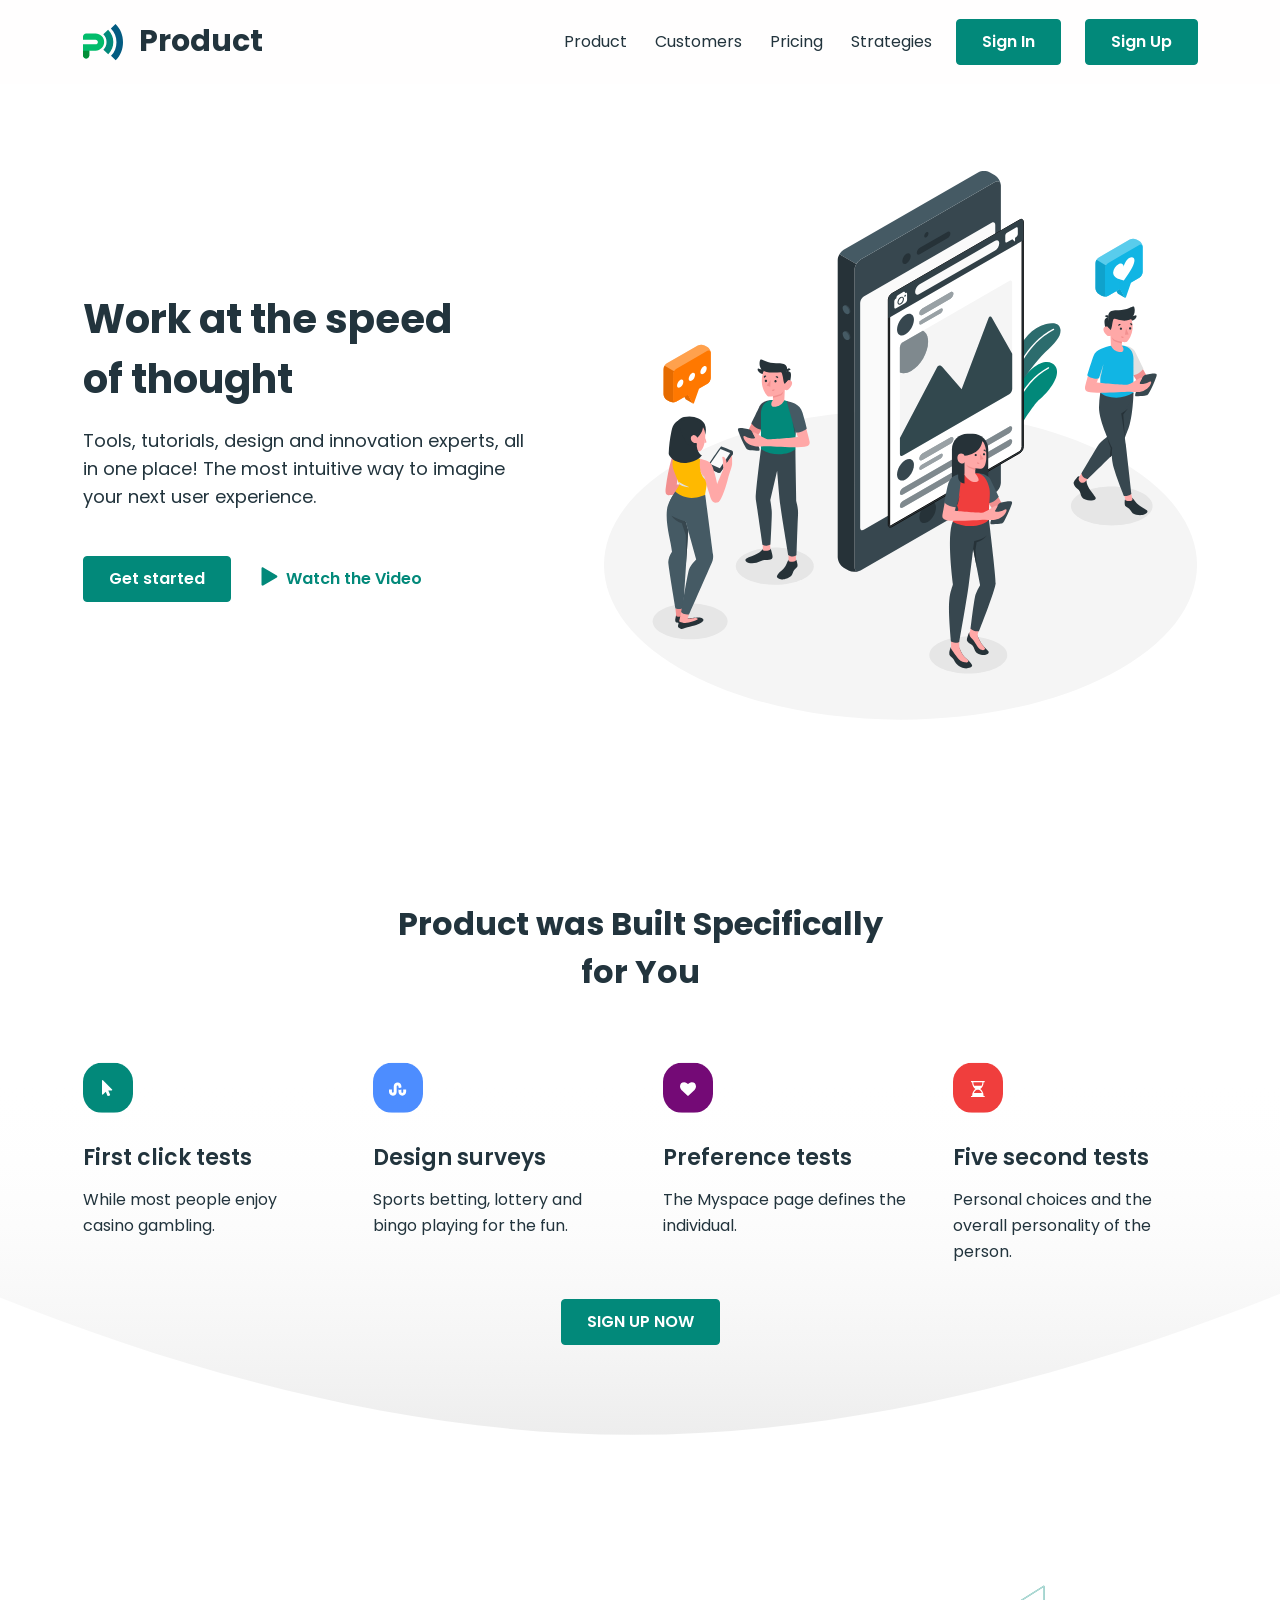
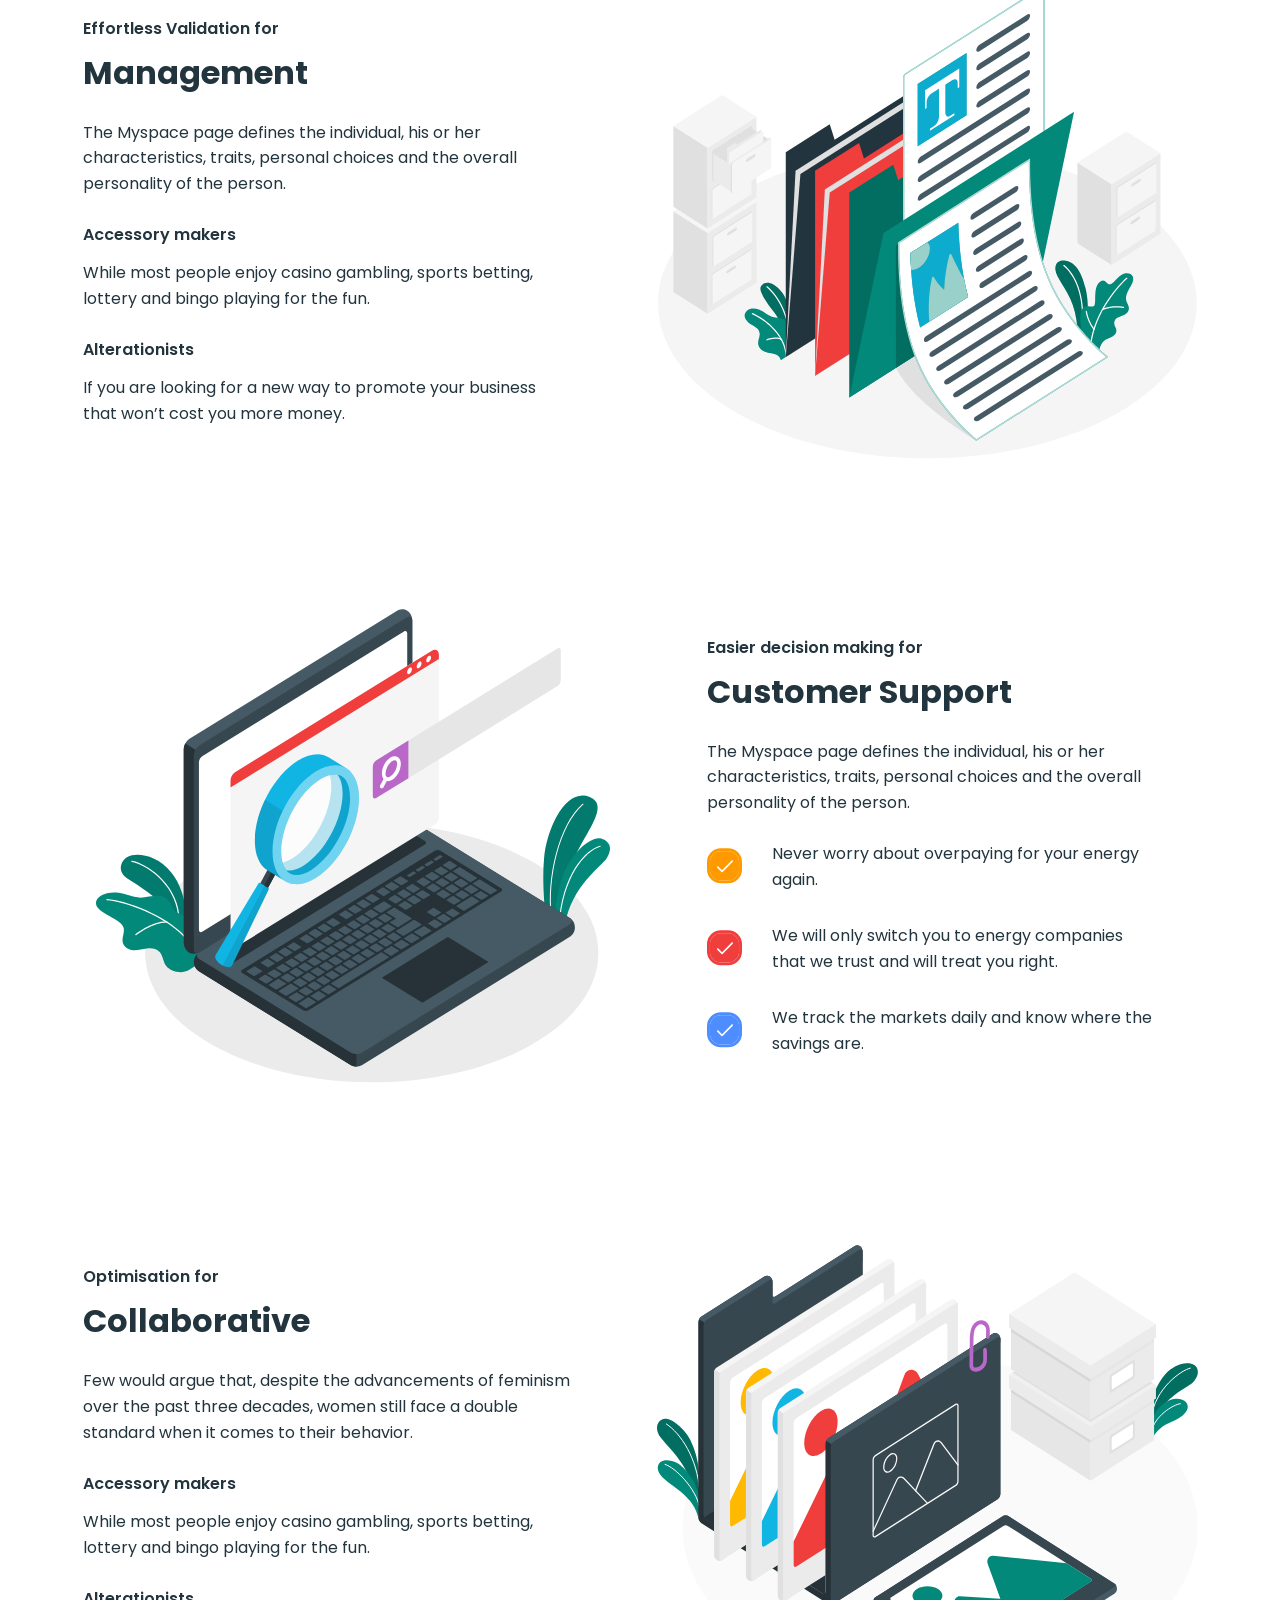
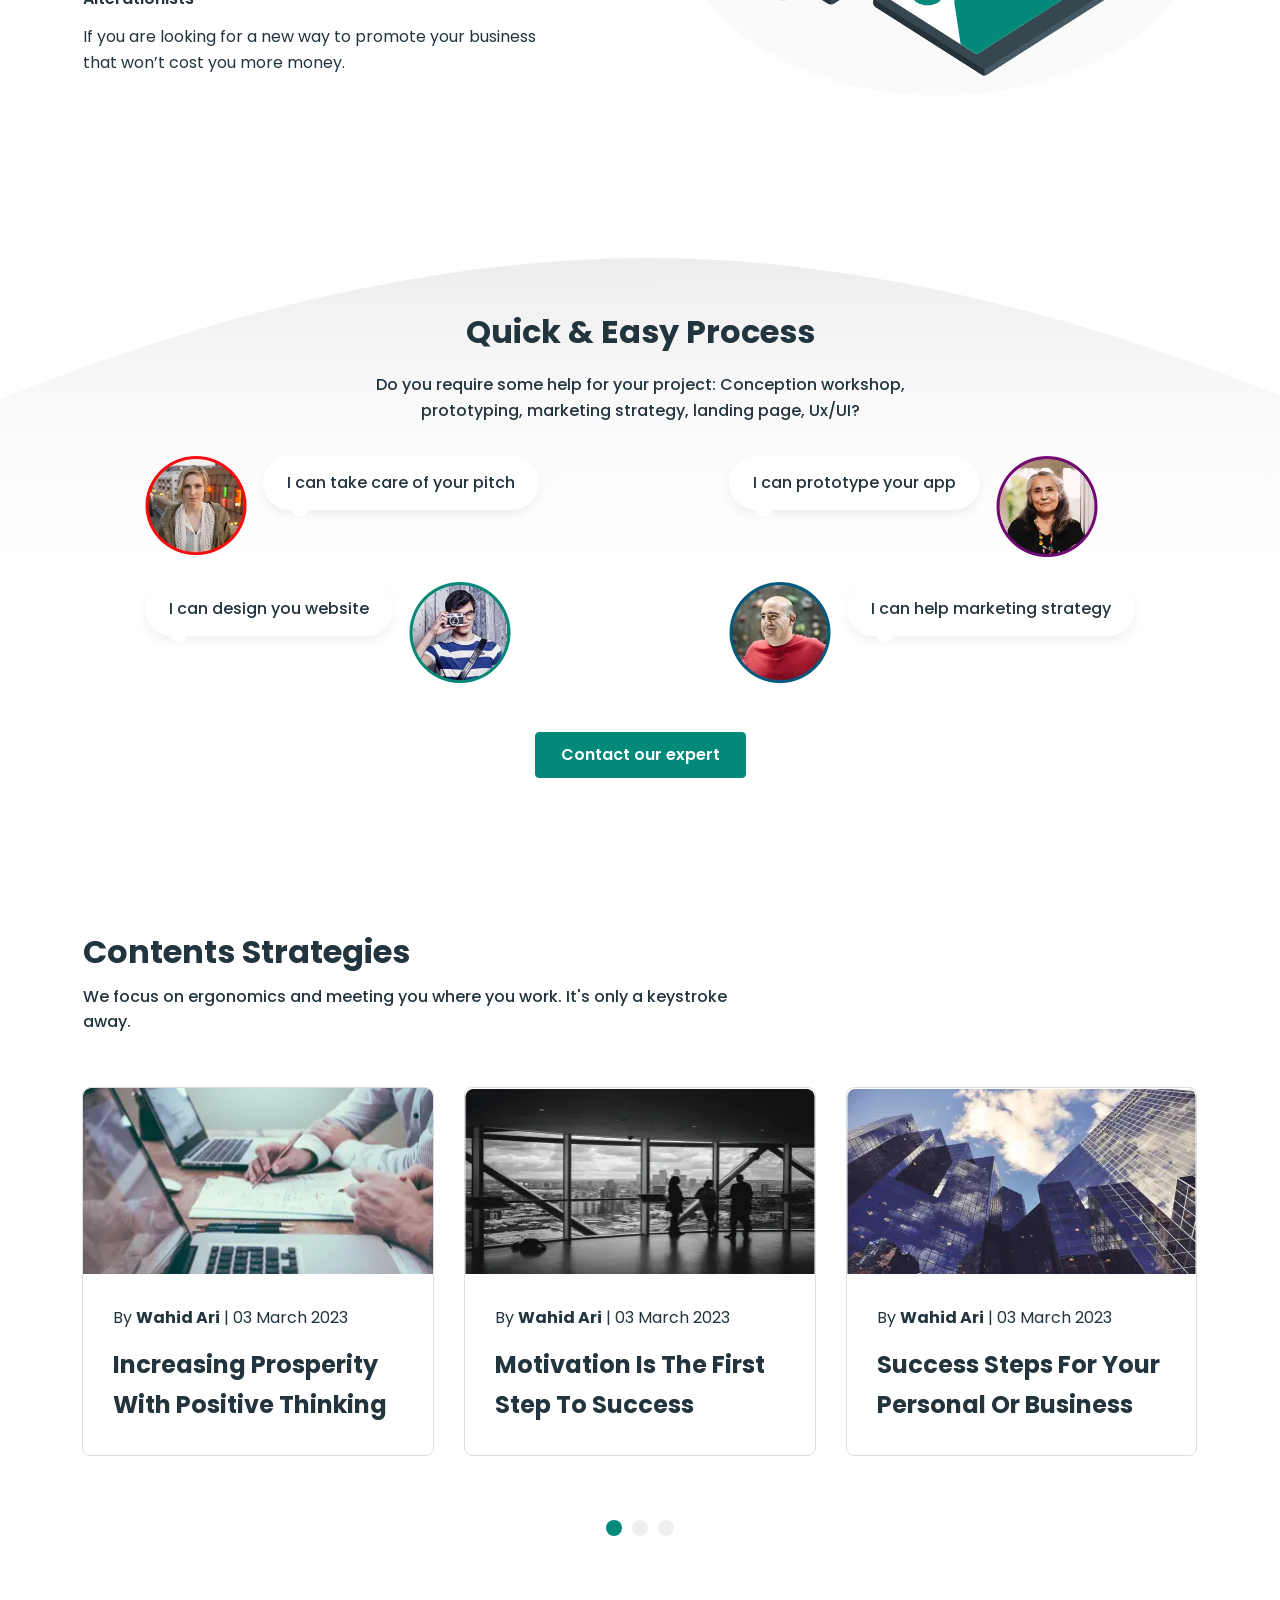
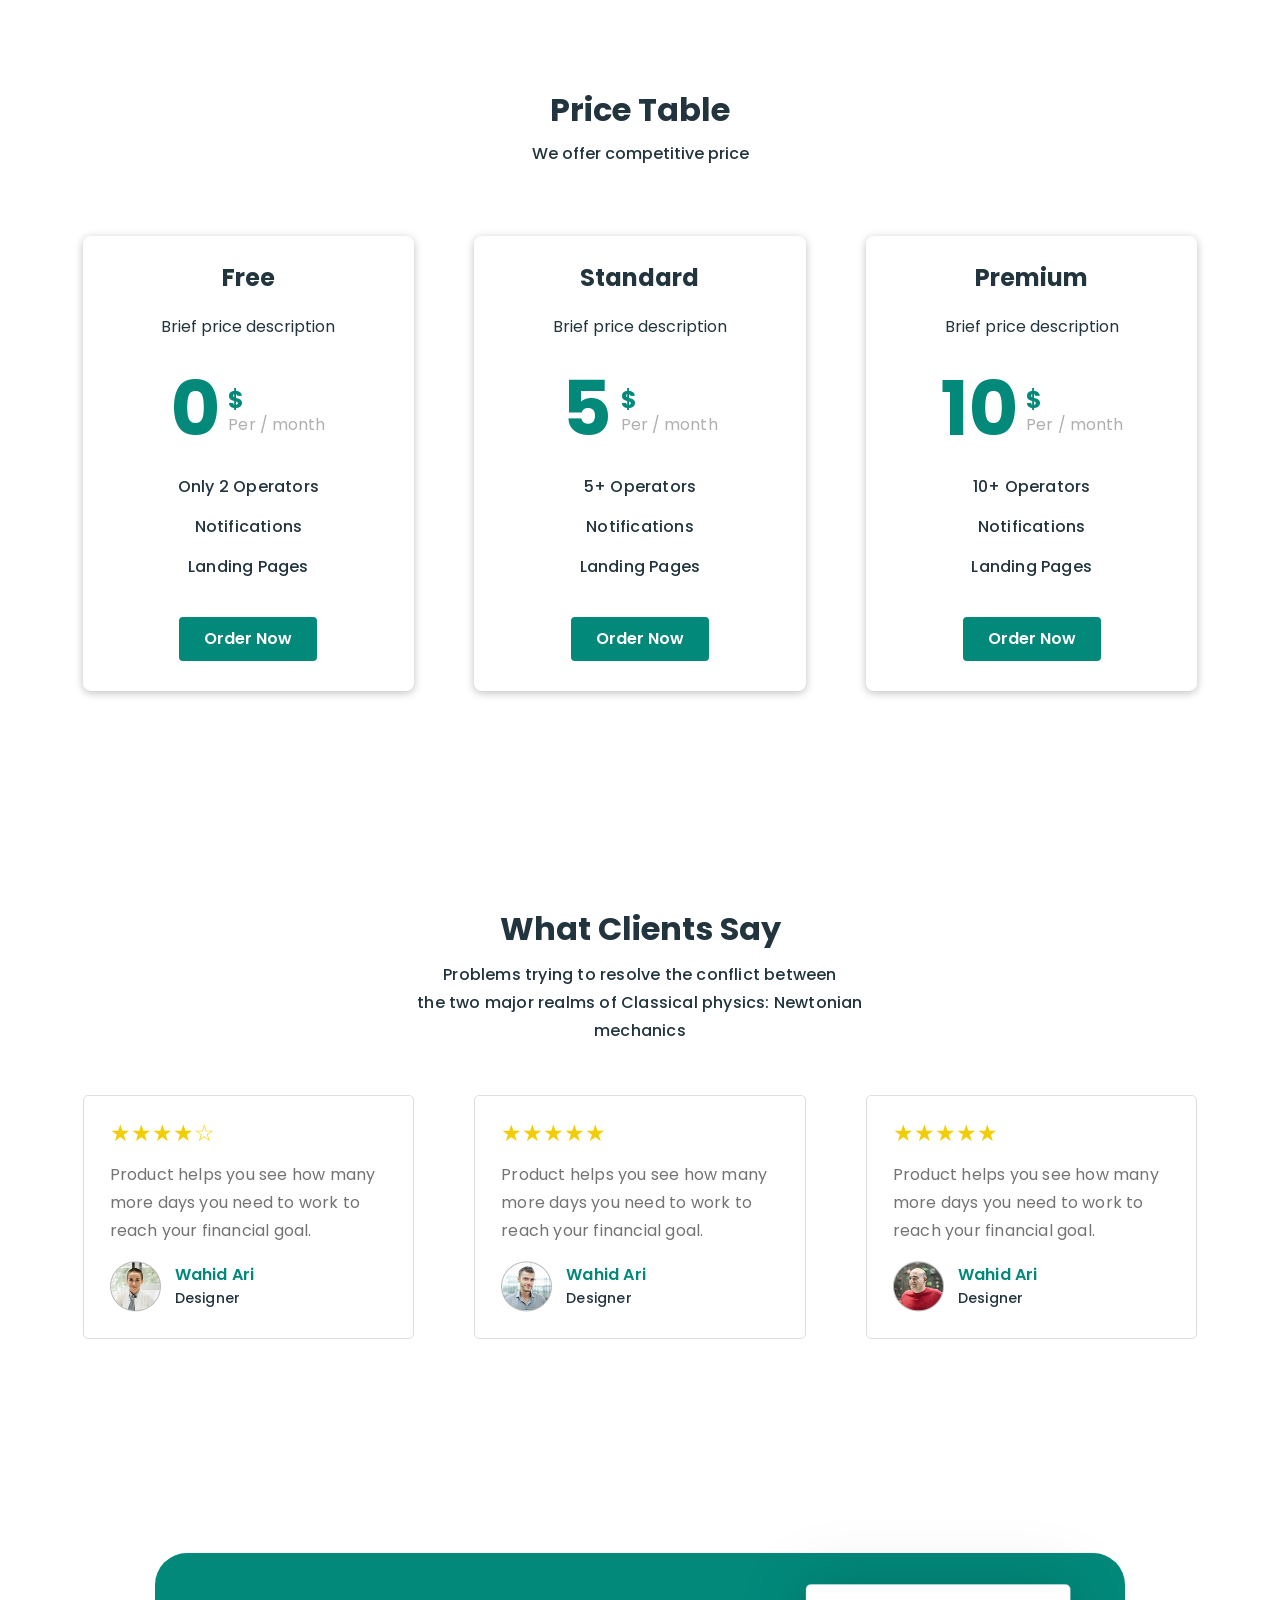
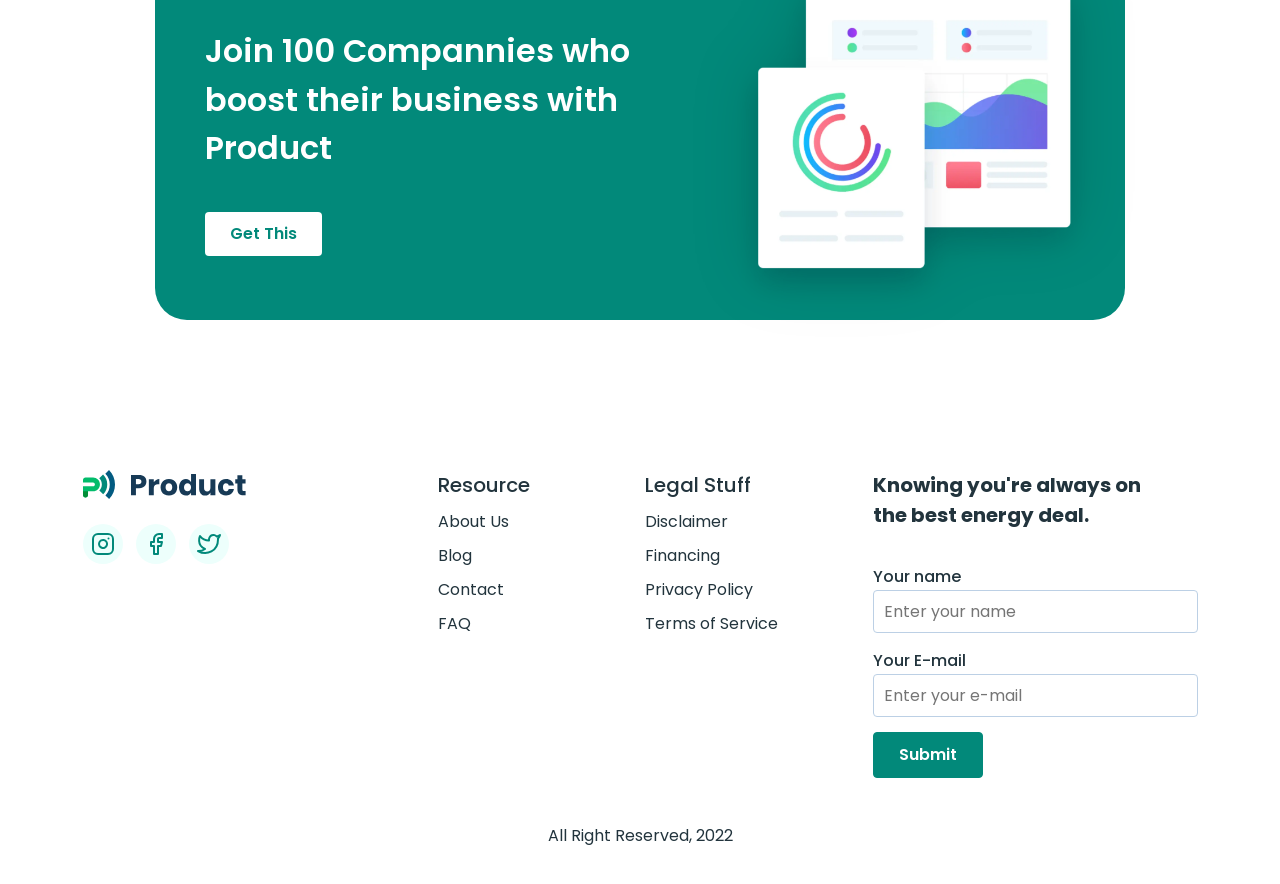
<file: index.html>
<!DOCTYPE html>
<html lang="ru">

<head>
	<title>Главная</title>
	<meta charset="UTF-8">
	<meta name="format-detection" content="telephone=no">
	<!-- <style>body{opacity: 0;}</style> -->
	<link rel="stylesheet" href="css/style.min.css?_v=20221101144741">
	<link rel="shortcut icon" href="favicon.ico">
	<!-- <meta name="robots" content="noindex, nofollow"> -->
	<meta name="viewport" content="width=device-width, initial-scale=1.0">
</head>

<body>
	<div class="wrapper">
		<header data-scroll-show data-scroll="80" class="header">
			<div class="header__container">
				<a href="" class="header__logo">
					<img src="img/header/logo.svg" alt="Logotype" class="header__image" />
					<div class="header__title">Product</div>
				</a>
				<div class="header__menu menu">
					<nav class="menu__body">
						<ul class="menu__list">
							<li class="menu__item"><a href="#" data-goto-header data-goto=".columns-items" class="menu__link">Product</a></li>
							<li class="menu__item"><a href="#" data-goto-header data-goto=".reviews-slider" class="menu__link">Customers</a></li>
							<li class="menu__item"><a href="#" data-goto-header data-goto=".cards-slider" class="menu__link">Pricing</a></li>
							<li class="menu__item"><a href="#" data-goto=".items-slider" class="menu__link">Strategies</a></li>
						</ul>
					</nav>
				</div>
				<div class="header__actions">
					<button data-popup="#popup-signin" type="button" data-da=".menu__body,479.98" class="header__button button">Sign In</button>
					<button data-popup="#popup-signup" type="button" data-da=".menu__body,767.98" class="header__button button">Sign Up</button>
					<button type="button" class="icon-menu"><span></span></button>
				</div>
			</div>
		</header>
		<main class="main">
			<section data-fullscreen class="hero">
				<div class="hero__container">
					<div class="hero__body">
						<h1 class="hero__title">Work at the speed of thought</h1>
						<p class="hero__text">
							Tools, tutorials, design and innovation experts, all in one place! The most intuitive way to imagine your next user
							experience.
						</p>
						<div class="hero__items">
							<a data-popup="#popup-submit" href="#" class="hero__button button">Get started</a>
							<a href="https://www.youtube.com/watch?v=FDaF8_5dzzk" class="hero__video">Watch the Video</a>
						</div>
					</div>
					<div class="hero__picture">
						<div class="hero__ibg-image hero__ibg-image_padding">
							<img src="img/main/hero/hero-img.svg" alt="People" class="hero__ibg-pic" />
						</div>
					</div>
				</div>
			</section>
			<section class="columns-items">
				<div class="columns-items__container">
					<div class="columns-items__head">
						<h2 class="columns-items__title title">Product was Built Specifically for You</h2>
					</div>
					<div class="columns-items__body">
						<article class="columns-items__item item-columns">
							<div class="item-columns__image">
								<img src="img/main/columns-items/icon.svg" alt="Content image" class="item-columns__img" />
							</div>
							<h3 class="item-columns__title">First click tests</h3>
							<p class="item-columns__text">While most people enjoy casino gambling.</p>
						</article>
						<article class="columns-items__item item-columns">
							<div class="item-columns__image">
								<img src="img/main/columns-items/icon2.svg" alt="Content image" class="item-columns__img" />
							</div>
							<h3 class="item-columns__title">Design surveys</h3>
							<p class="item-columns__text">Sports betting, lottery and bingo playing for the fun.</p>
						</article>
						<article class="columns-items__item item-columns">
							<div class="item-columns__image">
								<img src="img/main/columns-items/icon3.svg" alt="Content image" class="item-columns__img" />
							</div>
							<h3 class="item-columns__title">Preference tests</h3>
							<p class="item-columns__text">The Myspace page defines the individual.</p>
						</article>
						<article class="columns-items__item item-columns">
							<div class="item-columns__image">
								<img src="img/main/columns-items/icon4.svg" alt="Content image" class="item-columns__img" />
							</div>
							<h3 class="item-columns__title">Five second tests</h3>
							<p class="item-columns__text">Personal choices and the overall personality of the person.</p>
						</article>
					</div>
					<button data-popup="#popup-signup" type="button" class="columns-items__button button">SIGN UP NOW</button>
				</div>
			</section>
			<section class="picture-body">
				<div class="picture-body__container">
					<div class="picture-body__content">
						<h4 class="picture-body__subtitle">Effortless Validation for</h4>
						<h2 class="picture-body__title title">Management</h2>
						<p class="picture-body__text">
							The Myspace page defines the individual, his or her characteristics, traits, personal choices and the overall
							personality of the person.
						</p>
						<h4 class="picture-body__subtitle picture-body__subtitle_line-height">Accessory makers</h4>
						<p class="picture-body__text">
							While most people enjoy casino gambling, sports betting, lottery and bingo playing for the fun.
						</p>
						<h4 class="picture-body__subtitle picture-body__subtitle_line-height">Alterationists</h4>
						<p class="picture-body__text">
							If you are looking for a new way to promote your business that won’t cost you more money.
						</p>
					</div>
					<div class="picture-body__image">
						<div class="picture-body__ibg-image picture-body__ibg-image_padding">
							<img src="img/main/picture-body/picture-body-1.svg" alt="Document folders" class="picture-body__ibg-pic" />
						</div>
					</div>
				</div>
			</section>
			<section class="picture-body">
				<div class="picture-body__container picture-body__container_colmnreverse">
					<div class="picture-body__image">
						<div class="picture-body__ibg-image picture-body__ibg-image_padding">
							<img src="img/main/picture-body/picture-body-2.svg" alt="Document folders" class="picture-body__ibg-pic" />
						</div>
					</div>
					<div class="picture-body__content">
						<h4 class="picture-body__subtitle">Easier decision making for</h4>
						<h2 class="picture-body__title title">Customer Support</h2>
						<p class="picture-body__text">
							The Myspace page defines the individual, his or her characteristics, traits, personal choices and the overall
							personality of the person.
						</p>
						<div class="picture-body__icon">
							<img src="img/main/picture-body/orange.svg" alt="Mark" class="picture-body__ic" />
							<p class="picture-body__text picture-body__text_width">Never worry about overpaying for your energy again.</p>
						</div>
						<div class="picture-body__icon">
							<img src="img/main/picture-body/red.svg" alt="Mark" class="picture-body__ic" />
							<p class="picture-body__text picture-body__text_width">
								We will only switch you to energy companies that we trust and will treat you right.
							</p>
						</div>
						<div class="picture-body__icon">
							<img src="img/main/picture-body/blue.svg" alt="Mark" class="picture-body__ic" />
							<p class="picture-body__text picture-body__text_width">We track the markets daily and know where the savings are.</p>
						</div>
					</div>
				</div>
			</section>
			<section class="picture-body picture-body_padding">
				<div class="picture-body__container">
					<div class="picture-body__content">
						<h4 class="picture-body__subtitle">Optimisation for</h4>
						<h2 class="picture-body__title title">Collaborative</h2>
						<p class="picture-body__text">
							Few would argue that, despite the advancements of feminism over the past three decades, women still face a double
							standard when it comes to their behavior.
						</p>
						<h4 class="picture-body__subtitle picture-body__subtitle_line-height">Accessory makers</h4>
						<p class="picture-body__text">
							While most people enjoy casino gambling, sports betting, lottery and bingo playing for the fun.
						</p>
						<h4 class="picture-body__subtitle picture-body__subtitle_line-height">Alterationists</h4>
						<p class="picture-body__text">
							If you are looking for a new way to promote your business that won’t cost you more money.
						</p>
					</div>
					<div class="picture-body__image">
						<div class="picture-body__ibg-image picture-body__ibg-image_padding">
							<img src="img/main/picture-body/picture-body-3.svg" alt="Document folders" class="picture-body__ibg-pic" />
						</div>
					</div>
				</div>
			</section>
			<section class="message-items">
				<div class="message-items__container">
					<div class="message-items__head">
						<h2 class="message-items__title title">Quick & Easy Process</h2>
						<p class="message-items__text">
							Do you require some help for your project: Conception workshop, prototyping, marketing strategy, landing page, Ux/UI?
						</p>
					</div>
					<div class="message-items__body">
						<article class="message-items__item item-message">
							<div class="item-message__image">
								<picture><source srcset="img/main/message-items/first.webp" type="image/webp"><img src="img/main/message-items/first.png" alt="Review" class="item-message__img" /></picture>
							</div>
							<p class="item-message__text">I can take care of your pitch</p>
						</article>
						<article class="message-items__item item-message">
							<p class="item-message__text">I can prototype your app</p>
							<div class="item-message__image">
								<picture><source srcset="img/main/message-items/fourth.webp" type="image/webp"><img src="img/main/message-items/fourth.png" alt="Review" class="item-message__img" /></picture>
							</div>
						</article>
						<article class="message-items__item item-message">
							<p class="item-message__text">I can design you website</p>
							<div class="item-message__image">
								<picture><source srcset="img/main/message-items/second.webp" type="image/webp"><img src="img/main/message-items/second.png" alt="Review" class="item-message__img" /></picture>
							</div>
						</article>
						<article class="message-items__item item-message">
							<div class="item-message__image">
								<picture><source srcset="img/main/message-items/third.webp" type="image/webp"><img src="img/main/message-items/third.png" alt="Review" class="item-message__img" /></picture>
							</div>
							<p class="item-message__text">I can help marketing strategy</p>
						</article>
					</div>
					<button data-popup="#popup-submit" type="button" class="message-items__button button">Contact our expert</button>
				</div>
			</section>
			<section class="items-slider">
				<div class="items-slider__container">
					<div class="items-slider__head">
						<h2 class="items-slider__title title">Contents Strategies</h2>
						<p class="items-slider__text">We focus on ergonomics and meeting you where you work. It's only a keystroke away.</p>
					</div>
					<div class="items-slider__slider swiper">
						<div class="items-slider__wrapper swiper-wrapper">
							<div class="items-slider__slide swiper-slide">
								<article class="slider-item">
									<a href="" class="slider-item__ibg-image slider-item__ibg-image_padding">
										<picture><source srcset="img/main/items-slider/laptop.webp" type="image/webp"><img class="slider-item__ibg-pic" src="img/main/items-slider/laptop.jpg" alt="Picture" /></picture>
									</a>
									<div class="slider-item__body">
										<p class="slider-item__subtitle">By <span>Wahid Ari</span> | 03 March 2023</p>
										<h3 class="slider-item__title">
											<a href="error.html" class="slider-item__link">Increasing Prosperity With Positive Thinking</a>
										</h3>
									</div>
								</article>
							</div>
							<div class="items-slider__slide swiper-slide">
								<article class="slider-item">
									<a href="" class="slider-item__ibg-image slider-item__ibg-image_padding">
										<picture><source srcset="img/main/items-slider/office.webp" type="image/webp"><img class="slider-item__ibg-pic" src="img/main/items-slider/office.jpg" alt="Picture" /></picture>
									</a>
									<div class="slider-item__body">
										<p class="slider-item__subtitle">By <span>Wahid Ari</span> | 03 March 2023</p>
										<h3 class="slider-item__title">
											<a href="error.html" class="slider-item__link">Motivation Is The First Step To Success</a>
										</h3>
									</div>
								</article>
							</div>
							<div class="items-slider__slide swiper-slide">
								<article class="slider-item">
									<a href="" class="slider-item__ibg-image slider-item__ibg-image_padding">
										<picture><source srcset="img/main/items-slider/skyscrapers.webp" type="image/webp"><img class="slider-item__ibg-pic" src="img/main/items-slider/skyscrapers.jpg" alt="Picture" /></picture>
									</a>
									<div class="slider-item__body">
										<p class="slider-item__subtitle">By <span>Wahid Ari</span> | 03 March 2023</p>
										<h3 class="slider-item__title">
											<a href="error.html" class="slider-item__link">Success Steps For Your Personal Or Business</a>
										</h3>
									</div>
								</article>
							</div>
						</div>
					</div>
					<div class="swiper-pagination"></div>
				</div>
			</section>
			<section class="cards-slider">
				<div class="cards-slider__container">
					<div class="cards-slider__head">
						<h2 class="cards-slider__title title">Price Table</h2>
						<p class="cards-slider__text">We offer competitive price</p>
					</div>
					<div class="cards-slider__slider swiper">
						<div class="cards-slider__wrapper swiper-wrapper">
							<div class="cards-slider__slide swiper-slide">
								<article class="slider-card">
									<h3 class="slider-card__title">Free</h3>
									<h4 class="slider-card__subtitle">Brief price description</h4>
									<div class="slider-card__price">
										<div class="slider-card__number">0</div>
										<div class="slider-card__body">
											<div class="slider-card__currency">$</div>
											<div class="slider-card__date">Per / month</div>
										</div>
									</div>
									<div class="slider-card__texts">
										<p class="slider-card__text">Only 2 Operators</p>
										<p class="slider-card__text">Notifications</p>
										<p class="slider-card__text">Landing Pages</p>
									</div>
									<button data-popup="#popup-submit" type="button" class="slider-card__button button">Order Now</button>
								</article>
							</div>
							<div class="cards-slider__slide swiper-slide">
								<article class="slider-card">
									<h3 class="slider-card__title">Standard</h3>
									<h4 class="slider-card__subtitle">Brief price description</h4>
									<div class="slider-card__price">
										<div class="slider-card__number">5</div>
										<div class="slider-card__body">
											<div class="slider-card__currency">$</div>
											<div class="slider-card__date">Per / month</div>
										</div>
									</div>
									<div class="slider-card__texts">
										<p class="slider-card__text">5+ Operators</p>
										<p class="slider-card__text">Notifications</p>
										<p class="slider-card__text">Landing Pages</p>
									</div>
									<button data-popup="#popup-submit" type="button" class="slider-card__button button">Order Now</button>
								</article>
							</div>
							<div class="cards-slider__slide swiper-slide">
								<article class="slider-card">
									<h3 class="slider-card__title">Premium</h3>
									<h4 class="slider-card__subtitle">Brief price description</h4>
									<div class="slider-card__price">
										<div class="slider-card__number">10</div>
										<div class="slider-card__body">
											<div class="slider-card__currency">$</div>
											<div class="slider-card__date">Per / month</div>
										</div>
									</div>
									<div class="slider-card__texts">
										<p class="slider-card__text">10+ Operators</p>
										<p class="slider-card__text">Notifications</p>
										<p class="slider-card__text">Landing Pages</p>
									</div>
									<button data-popup="#popup-submit" type="button" class="slider-card__button button">Order Now</button>
								</article>
							</div>
						</div>
					</div>
					<div class="swiper-dotts"></div>
				</div>
			</section>
			<section class="reviews-slider">
				<div class="reviews-slider__container">
					<div class="reviews-slider__head">
						<h2 class="reviews-slider__title title">What Clients Say</h2>
						<p class="reviews-slider__text">
							Problems trying to resolve the conflict between <br />
							the two major realms of Classical physics: Newtonian mechanics
						</p>
					</div>
					<div class="reviews-slider__slider swiper">
						<div class="reviews-slider__wrapper swiper-wrapper">
							<div class="reviews-slider__slide swiper-slide">
								<article class="reviews-card">
									<div class="reviews-card__stars">★★★★☆</div>
									<p class="reviews-card__text">
										Product helps you see how many more days you need to work to reach your financial goal.
									</p>
									<div class="reviews-card__footer">
										<div class="reviews-card__image">
											<picture><source srcset="img/main/reviews-slider/first.webp" type="image/webp"><img src="img/main/reviews-slider/first.png" alt="" class="reviews-card__img" /></picture>
										</div>
										<div class="reviews-card__body">
											<p class="reviews-card__name">Wahid Ari</p>
											<div class="reviews-card__position">Designer</div>
										</div>
									</div>
								</article>
							</div>
							<div class="reviews-slider__slide swiper-slide">
								<article class="reviews-card">
									<div class="reviews-card__stars">★★★★★</div>
									<p class="reviews-card__text">
										Product helps you see how many more days you need to work to reach your financial goal.
									</p>
									<div class="reviews-card__footer">
										<div class="reviews-card__image">
											<picture><source srcset="img/main/reviews-slider/second.webp" type="image/webp"><img src="img/main/reviews-slider/second.png" alt="" class="reviews-card__img" /></picture>
										</div>
										<div class="reviews-card__body">
											<p class="reviews-card__name">Wahid Ari</p>
											<div class="reviews-card__position">Designer</div>
										</div>
									</div>
								</article>
							</div>
							<div class="reviews-slider__slide swiper-slide">
								<article class="reviews-card">
									<div class="reviews-card__stars">★★★★★</div>
									<p class="reviews-card__text">
										Product helps you see how many more days you need to work to reach your financial goal.
									</p>
									<div class="reviews-card__footer">
										<div class="reviews-card__image">
											<picture><source srcset="img/main/reviews-slider/third.webp" type="image/webp"><img src="img/main/reviews-slider/third.png" alt="" class="reviews-card__img" /></picture>
										</div>
										<div class="reviews-card__body">
											<p class="reviews-card__name">Wahid Ari</p>
											<div class="reviews-card__position">Designer</div>
										</div>
									</div>
								</article>
							</div>
						</div>
					</div>
					<div class="swiper-points"></div>
				</div>
			</section>
			<section class="item-block">
				<div class="item-block__container item-block__container_narrow">
					<div class="item-block__item block-item">
						<div class="block-item__body">
							<h2 class="block-item__title">Join 100 Compannies who boost their business with Product</h2>
							<button data-popup="#popup-submit" type="button" class="block-item__button button">Get This</button>
						</div>
						<div class="block-item__picture">
							<div class="block-item__ibg-image">
								<picture><source srcset="img/main/item-block/screen.webp" type="image/webp"><img src="img/main/item-block/screen.png" alt="Chart" class="block-item__ibg-pic" /></picture>
							</div>
						</div>
					</div>
				</div>
			</section>
		</main>
		<footer class="footer">
			<div class="footer__container">
				<div class="footer__head">
					<div class="footer__first">
						<div class="footer__column-logo logo-column">
							<div class="logo-column__logo">
								<img src="img/footer/logo.svg" alt="Logotype" class="logo-column__logotype" />
							</div>
							<div class="logo-column__media">
								<a href="https://play.google.com/store/apps/details?id=com.instagram.android&hl=ru&gl=US" class="logo-column__image">
									<img src="img/footer/insta.svg" alt="Instagram" class="logo-column__img" />
								</a>
								<a href="https://play.google.com/store/apps/details?id=com.facebook.katana&hl=ru&gl=US" class="logo-column__image">
									<img src="img/footer/facebook.svg" alt="Facebook" class="logo-column__img" />
								</a>
								<a href="https://play.google.com/store/apps/details?id=com.twitter.android&hl=ru&gl=US" class="logo-column__image">
									<img src="img/footer/twitter.svg" alt="Twitter" class="logo-column__img" />
								</a>
							</div>
						</div>
						<div class="footer__column-info info-column">
							<div class="info-column__column">
								<h4 class="info-column__title">Resource</h4>
								<ul class="info-column__list">
									<li class="info-column__item">
										<a href="error.html" class="info-column__link">About Us</a>
									</li>
									<li class="info-column__item">
										<a href="error.html" class="info-column__link">Blog</a>
									</li>
									<li class="info-column__item">
										<a href="error.html" class="info-column__link">Contact</a>
									</li>
									<li class="info-column__item">
										<a href="error.html" class="info-column__link">FAQ</a>
									</li>
								</ul>
							</div>
							<div class="info-column__column">
								<h4 class="info-column__title">Legal Stuff</h4>
								<ul class="info-column__list">
									<li class="info-column__item">
										<a href="error.html" class="info-column__link">Disclaimer</a>
									</li>
									<li class="info-column__item">
										<a href="error.html" class="info-column__link">Financing</a>
									</li>
									<li class="info-column__item">
										<a href="error.html" class="info-column__link">Privacy Policy</a>
									</li>
									<li class="info-column__item">
										<a href="error.html" class="info-column__link">Terms of Service</a>
									</li>
								</ul>
							</div>
						</div>
					</div>
					<div class="footer__column-form form-column">
						<h3 class="form-column__title">Knowing you're always on the best energy deal.</h3>
						<form name="form" action="#" class="form-column">
							<div class="form-column__item">
								<label class="form-column__label" for="name-1">Your name</label>
								<input data-validate data-required id="name-1" autocomplete="off" type="text" name="name" data-error="Error! Enter your name!" placeholder="Enter your name" class="form-column__input input" />
							</div>
							<div class="form-column__item">
								<label class="form-column__label" for="email-1">Your E-mail</label>
								<input data-validate data-required id="email-1" autocomplete="off" type="email" name="email" data-error="Error! Enter your E-mail!" placeholder="Enter your e-mail" class="form-column__input input" />
							</div>
							<button type="submit" class="form-column__button button">Submit</button>
							<div class="form-column__error"></div>
						</form>
					</div>
				</div>
				<div class="footer__bottom">All Right Reserved, 2022</div>
			</div>
		</footer>
	</div>
	<div id="popup-signin" aria-hidden="true" class="popup">
		<div class="popup__wrapper">
			<div class="popup__content">
				<div class="popup__head">
					<button data-close type="button" class="popup__close">Close</button>
				</div>
				<div class="popup__items">
					<div class="popup__text">Enter your personal account</div>
					<div class="popup__form">
						<form name="form-account" action="#" class="form-account">
							<div class="form-account__line">
								<input data-validate data-required autocomplete="off" type="text" name="userLogin" data-error="Error! Enter login or E-mail!" placeholder="Login or E-mail" class="form-account__input input" />
							</div>
							<div class="form-account__line">
								<input data-validate data-required autocomplete="off" type="password" name="userPassword" data-error="Error! Enter your password!" placeholder="Password" class="form-account__input input" />
								<button type="button" class="form-account__viewpass">Show password</button>
							</div>
							<button type="submit" class="form-account__button button">LOGIN</button>
						</form>
					</div>
					<div class="popup__reference reference-popup">
						<p class="reference-popup__text">Not registered?</p>
						<a data-popup="#popup-signup" href="" class="reference-popup__ref">Create an account</a>
					</div>
				</div>
			</div>
		</div>
	</div>
	<div id="popup-signup" aria-hidden="true" class="popup">
		<div class="popup__wrapper">
			<div class="popup__content">
				<div class="popup__head">
					<button data-close type="button" class="popup__close">Close</button>
				</div>
				<div class="popup__items">
					<div class="popup__text">Register your personal account</div>
					<div class="popup__form">
						<form name="form-account" action="#" class="form-account">
							<div class="form-account__line">
								<input data-required data-validate autocomplete="off" type="text" name="userLogin" data-error="Error! Enter login or E-mail!" placeholder="Login or E-mail" class="form-account__input input" />
							</div>
							<div class="form-account__line">
								<input data-required data-validate autocomplete="off" type="password" name="userPassword" data-error="Error! Enter your password!" placeholder="Password" class="form-account__input input" />
								<button type="button" class="form-account__viewpass">Show password</button>
							</div>
							<button type="submit" class="form-account__button button">REGISTER</button>
						</form>
					</div>
					<div class="popup__reference reference-popup">
						<p class="reference-popup__text">Already registered?</p>
						<a data-popup="#popup-signin" href="" class="reference-popup__ref">Enter your account</a>
					</div>
				</div>
			</div>
		</div>
	</div>
	<div id="popup-submit" aria-hidden="true" class="popup">
		<div class="popup__wrapper">
			<div class="popup__content">
				<div class="popup__head">
					<button data-close type="button" class="popup__close">Close</button>
				</div>
				<div class="popup__items">
					<div class="popup__text">Enter your name and E-mail</div>
					<div class="popup__form">
						<form name="form" action="#" class="form-column form-column_align">
							<div class="form-column__item">
								<label class="form-column__label" for="name-2">Your name</label>
								<input data-required data-validate id="name-2" autocomplete="off" type="text" name="name" data-error="Error! Enter your name!" placeholder="Enter your name" class="form-column__input input" />
							</div>
							<div class="form-column__item">
								<label class="form-column__label" for="email-2">Your E-mail</label>
								<input data-required data-validate id="email-2" autocomplete="off" type="email" name="email" data-error="Error! Enter your E-mail!" placeholder="Enter your e-mail" class="form-column__input input" />
							</div>
							<button type="submit" class="form-column__button button">Submit</button>
						</form>
					</div>
				</div>
			</div>
		</div>
	</div>
	<script src="js/app.min.js?_v=20221101144741"></script>
</body>

</html>
</file>
<file: css/style.min.css>
@charset "UTF-8";@import url('https://fonts.googleapis.com/css2?family=Poppins:wght@400; 500;600;700&display=swap');*{padding:0;margin:0;border:0}*,:after,:before{-webkit-box-sizing:border-box;box-sizing:border-box}body,html{height:100%;min-width:320px}body{color:#22343d;line-height:1;font-family:Poppins,sans-serif;font-size:1rem;-ms-text-size-adjust:100%;-moz-text-size-adjust:100%;-webkit-text-size-adjust:100%;-webkit-font-smoothing:antialiased;-moz-osx-font-smoothing:grayscale}button,input,textarea{font-family:Poppins,sans-serif;font-size:inherit}button{cursor:pointer;color:inherit;background-color:inherit}a{color:inherit}a:link,a:visited{text-decoration:none}a:hover{text-decoration:none}ul li{list-style:none}img{vertical-align:top}h1,h2,h3,h4,h5,h6{font-weight:inherit;font-size:inherit}.lock body{overflow:hidden;-ms-touch-action:none;touch-action:none}.wrapper{min-height:100%;display:-webkit-box;display:-ms-flexbox;display:flex;-webkit-box-orient:vertical;-webkit-box-direction:normal;-ms-flex-direction:column;flex-direction:column;overflow:hidden}.wrapper>main{-webkit-box-flex:1;-ms-flex:1 1 auto;flex:1 1 auto}.wrapper>*{min-width:0}[class*=__container]{max-width:69.6875rem;-webkit-box-sizing:content-box;box-sizing:content-box;margin:0 auto;padding:0 .9375rem}.form__error{padding-top:.1875rem;color:red;font-size:.875rem;font-weight:500}.button{display:inline-block;padding:.625rem 1.5625rem;background:#02897a;border-radius:.25rem;font-weight:600;color:#fff;border:1px solid #02897a;-webkit-transition:all .2s ease 0s;-o-transition:all .2s ease 0s;transition:all .2s ease 0s;font-size:16px;line-height:1.5}.button._fw{width:100%}input[type=email],input[type=tel],input[type=text],textarea{-webkit-appearance:none;-moz-appearance:none;appearance:none}.input{background:#fff;border:1px solid #bcd0e5;width:100%;display:block;padding:.5rem .625rem;border-radius:4px;outline:0}.input:focus{border:1px solid #02897a}textarea.input{resize:none;padding:0 0}.rating{display:-webkit-box;display:-ms-flexbox;display:flex;-webkit-box-align:end;-ms-flex-align:end;align-items:flex-end;font-size:1.4375rem;line-height:1;-webkit-transition:opacity .3s ease 0s;-o-transition:opacity .3s ease 0s;transition:opacity .3s ease 0s}.rating.rating_sending{opacity:.2}.rating.rating_set .rating__active,.rating.rating_set .rating__item{cursor:pointer}.rating__body{position:relative;color:#f3cd03}.rating__body::before{content:"☆☆☆☆☆";display:block}.rating__active{position:absolute;width:0%;height:100%;top:0;left:0;overflow:hidden}.rating__active::before{content:"★★★★★";position:absolute;width:100%;height:100%;top:0;left:0;color:#f3cd03}.rating__items{display:-webkit-box;display:-ms-flexbox;display:flex;position:absolute;width:100%;height:100%;top:0;left:0}.rating__item{-webkit-box-flex:0;-ms-flex:0 0 20%;flex:0 0 20%;height:100%;opacity:0}.rating__value{display:none;font-size:50%;line-height:1;padding:0 0 0 10px}body::after{content:"";background-color:rgba(0,0,0,.6);position:fixed;width:100%;height:100%;top:0;left:0;opacity:0;-webkit-transition:opacity .8s ease 0s;-o-transition:opacity .8s ease 0s;transition:opacity .8s ease 0s;pointer-events:none;z-index:149}.popup-show body::after{opacity:1}.popup{position:fixed;top:0;left:0;bottom:0;right:0;padding:30px 10px;-webkit-transition:visibility .8s ease 0s;-o-transition:visibility .8s ease 0s;transition:visibility .8s ease 0s;visibility:hidden;pointer-events:none}.popup__head{display:-webkit-box;display:-ms-flexbox;display:flex;-webkit-box-orient:vertical;-webkit-box-direction:normal;-ms-flex-direction:column;flex-direction:column;-webkit-box-align:end;-ms-flex-align:end;align-items:flex-end}.popup_show{z-index:150;visibility:visible;overflow:auto;pointer-events:auto}.popup_show .popup__content{visibility:visible;-webkit-transform:scale(1);-ms-transform:scale(1);transform:scale(1)}.popup__wrapper{display:-webkit-box;display:-ms-flexbox;display:flex;-webkit-box-orient:vertical;-webkit-box-direction:normal;-ms-flex-direction:column;flex-direction:column;-webkit-box-align:center;-ms-flex-align:center;align-items:center;min-height:100%;-webkit-box-flex:1;-ms-flex:1 1 auto;flex:1 1 auto;width:100%;display:flex;-webkit-box-pack:center;-ms-flex-pack:center;justify-content:center;align-items:center}.popup__content{visibility:hidden;-webkit-transform:scale(0);-ms-transform:scale(0);transform:scale(0);-webkit-transition:-webkit-transform .3s ease 0s;transition:-webkit-transform .3s ease 0s;-o-transition:transform .3s ease 0s;transition:transform .3s ease 0s;transition:transform .3s ease 0s,-webkit-transform .3s ease 0s;background-color:#eee;padding:20px;width:100%;max-width:600px;border-radius:20px}.lock .popup__content{visibility:visible}.popup__close{font-weight:700}.popup__items{padding:1.875rem}.popup__text{text-align:center;font-weight:700;line-height:168%;letter-spacing:.2px;display:-webkit-box;display:-ms-flexbox;display:flex;-webkit-box-orient:vertical;-webkit-box-direction:normal;-ms-flex-direction:column;flex-direction:column;-webkit-box-align:center;-ms-flex-align:center;align-items:center}@supports (font-size:clamp(1.125rem ,1.028030303rem + 0.4848484848vw ,1.375rem)){.popup__text{font-size:clamp(1.125rem ,1.028030303rem + .4848484848vw ,1.375rem)}}@supports not (font-size:clamp(1.125rem ,1.028030303rem + 0.4848484848vw ,1.375rem)){.popup__text{font-size:calc(1.125rem + .25 * (100vw - 20rem)/ 51.5625)}}.popup__text:not(:last-child){margin-bottom:1.125rem}.popup__form:not(:last-child){margin-bottom:.9375rem}.form-account__line:not(:last-child){margin-bottom:.625rem}.form-account__input:not(:last-child){margin-bottom:.3125rem}.form-account__viewpass{font-size:.875rem;-webkit-transition:all .2s ease 0s;-o-transition:all .2s ease 0s;transition:all .2s ease 0s}.reference-popup{display:-webkit-box;display:-ms-flexbox;display:flex;-webkit-box-pack:center;-ms-flex-pack:center;justify-content:center;-webkit-column-gap:.9375rem;-moz-column-gap:.9375rem;column-gap:.9375rem;row-gap:.5rem}.reference-popup__ref{display:block;-webkit-transform:scale(1);-ms-transform:scale(1);transform:scale(1);-webkit-transition:all .2s ease 0s;-o-transition:all .2s ease 0s;transition:all .2s ease 0s}[data-fullscreen]{min-height:100vh}.touch [data-fullscreen]{min-height:calc(var(--vh,1vh) * 100)}[class*=__ibg-image]{position:relative}[class*=__ibg-img]{-o-object-fit:cover;object-fit:cover;position:absolute;top:0;left:0;width:100%;height:100%}[class*=__ibg-pic]{-o-object-fit:contain;object-fit:contain;position:absolute;top:0;left:0;width:100%;height:100%}.title{font-weight:700;line-height:1.5}@supports (font-size:clamp(1.75rem ,1.653030303rem + 0.4848484848vw ,2rem)){.title{font-size:clamp(1.75rem ,1.653030303rem + .4848484848vw ,2rem)}}@supports not (font-size:clamp(1.75rem ,1.653030303rem + 0.4848484848vw ,2rem)){.title{font-size:calc(1.75rem + .25 * (100vw - 20rem)/ 51.5625)}}.swiper-pagination{display:-webkit-box;display:-ms-flexbox;display:flex;-webkit-box-align:center;-ms-flex-align:center;align-items:center;-webkit-box-pack:center;-ms-flex-pack:center;justify-content:center;gap:.625rem}.swiper-pagination-bullet{cursor:pointer;height:16px;width:16px;background-color:#efefef;border-radius:50%}.swiper-pagination-bullet-active{background-color:#02897a}.swiper-dotts{display:-webkit-box;display:-ms-flexbox;display:flex;-webkit-box-align:center;-ms-flex-align:center;align-items:center;-webkit-box-pack:center;-ms-flex-pack:center;justify-content:center;gap:.625rem}.swiper-points{display:-webkit-box;display:-ms-flexbox;display:flex;-webkit-box-align:center;-ms-flex-align:center;align-items:center;-webkit-box-pack:center;-ms-flex-pack:center;justify-content:center;gap:.625rem}.header{position:absolute;width:100%;top:0;left:0;background-color:rgba(255,254,254,.95);z-index:2}@supports (min-height:clamp(3.125rem ,2.3977272727rem + 3.6363636364vw ,5rem)){.header{min-height:clamp(3.125rem ,2.3977272727rem + 3.6363636364vw ,5rem)}}@supports not (min-height:clamp(3.125rem ,2.3977272727rem + 3.6363636364vw ,5rem)){.header{min-height:calc(3.125rem + 1.875 * (100vw - 20rem)/ 51.5625)}}@supports (padding-top:clamp(0.625rem ,0.4068181818rem + 1.0909090909vw ,1.1875rem)){.header{padding-top:clamp(.625rem ,.4068181818rem + 1.0909090909vw ,1.1875rem)}}@supports not (padding-top:clamp(0.625rem ,0.4068181818rem + 1.0909090909vw ,1.1875rem)){.header{padding-top:calc(.625rem + .5625 * (100vw - 20rem)/ 51.5625)}}@supports (padding-bottom:clamp(0.625rem ,0.4068181818rem + 1.0909090909vw ,1.1875rem)){.header{padding-bottom:clamp(.625rem ,.4068181818rem + 1.0909090909vw ,1.1875rem)}}@supports not (padding-bottom:clamp(0.625rem ,0.4068181818rem + 1.0909090909vw ,1.1875rem)){.header{padding-bottom:calc(.625rem + .5625 * (100vw - 20rem)/ 51.5625)}}.header._header-scroll{position:fixed;top:-30%}@supports (min-height:clamp(1.875rem ,1.3901515152rem + 2.4242424242vw ,3.125rem)){.header._header-scroll{min-height:clamp(1.875rem ,1.3901515152rem + 2.4242424242vw ,3.125rem)}}@supports not (min-height:clamp(1.875rem ,1.3901515152rem + 2.4242424242vw ,3.125rem)){.header._header-scroll{min-height:calc(1.875rem + 1.25 * (100vw - 20rem)/ 51.5625)}}@supports (padding-top:clamp(0.5rem ,0.4515151515rem + 0.2424242424vw ,0.625rem)){.header._header-scroll{padding-top:clamp(.5rem ,.4515151515rem + .2424242424vw ,.625rem)}}@supports not (padding-top:clamp(0.5rem ,0.4515151515rem + 0.2424242424vw ,0.625rem)){.header._header-scroll{padding-top:calc(.5rem + .125 * (100vw - 20rem)/ 51.5625)}}@supports (padding-bottom:clamp(0.5rem ,0.4515151515rem + 0.2424242424vw ,0.625rem)){.header._header-scroll{padding-bottom:clamp(.5rem ,.4515151515rem + .2424242424vw ,.625rem)}}@supports not (padding-bottom:clamp(0.5rem ,0.4515151515rem + 0.2424242424vw ,0.625rem)){.header._header-scroll{padding-bottom:calc(.5rem + .125 * (100vw - 20rem)/ 51.5625)}}.header._header-show{top:0;-webkit-transition:top .3s ease 0s;-o-transition:top .3s ease 0s;transition:top .3s ease 0s}.header__container{display:-webkit-box;display:-ms-flexbox;display:flex;-webkit-box-align:center;-ms-flex-align:center;align-items:center}@supports ((-moz-column-gap:clamp(0.625rem ,-1.3115994236rem + 4.0345821326vw ,1.5rem)) or (column-gap:clamp(0.625rem ,-1.3115994236rem + 4.0345821326vw ,1.5rem))){.header__container{-webkit-column-gap:clamp(.625rem ,-1.3115994236rem + 4.0345821326vw ,1.5rem);-moz-column-gap:clamp(.625rem ,-1.3115994236rem + 4.0345821326vw ,1.5rem);column-gap:clamp(.625rem ,-1.3115994236rem + 4.0345821326vw ,1.5rem)}}@supports not ((-moz-column-gap:clamp(0.625rem ,-1.3115994236rem + 4.0345821326vw ,1.5rem)) or (column-gap:clamp(0.625rem ,-1.3115994236rem + 4.0345821326vw ,1.5rem))){.header__container{-webkit-column-gap:calc(.625rem + .875 * (100vw - 48rem)/ 21.6875);-moz-column-gap:calc(.625rem + .875 * (100vw - 48rem)/ 21.6875);column-gap:calc(.625rem + .875 * (100vw - 48rem)/ 21.6875)}}.header__logo{position:relative;z-index:5;display:-webkit-box;display:-ms-flexbox;display:flex;-webkit-box-align:center;-ms-flex-align:center;align-items:center}@supports ((-moz-column-gap:clamp(0.3125rem ,-1.2091138329rem + 3.1700288184vw ,1rem)) or (column-gap:clamp(0.3125rem ,-1.2091138329rem + 3.1700288184vw ,1rem))){.header__logo{-webkit-column-gap:clamp(.3125rem ,-1.2091138329rem + 3.1700288184vw ,1rem);-moz-column-gap:clamp(.3125rem ,-1.2091138329rem + 3.1700288184vw ,1rem);column-gap:clamp(.3125rem ,-1.2091138329rem + 3.1700288184vw ,1rem)}}@supports not ((-moz-column-gap:clamp(0.3125rem ,-1.2091138329rem + 3.1700288184vw ,1rem)) or (column-gap:clamp(0.3125rem ,-1.2091138329rem + 3.1700288184vw ,1rem))){.header__logo{-webkit-column-gap:calc(.3125rem + .6875 * (100vw - 48rem)/ 21.6875);-moz-column-gap:calc(.3125rem + .6875 * (100vw - 48rem)/ 21.6875);column-gap:calc(.3125rem + .6875 * (100vw - 48rem)/ 21.6875)}}.header__title{font-weight:700;line-height:93%}@supports (font-size:clamp(1.3125rem ,0.0675432277rem + 2.5936599424vw ,1.875rem)){.header__title{font-size:clamp(1.3125rem ,.0675432277rem + 2.5936599424vw ,1.875rem)}}@supports not (font-size:clamp(1.3125rem ,0.0675432277rem + 2.5936599424vw ,1.875rem)){.header__title{font-size:calc(1.3125rem + .5625 * (100vw - 48rem)/ 21.6875)}}.header__menu{-webkit-box-flex:1;-ms-flex:1 1 auto;flex:1 1 auto}.header__actions{position:relative;z-index:5;display:-webkit-box;display:-ms-flexbox;display:flex;-webkit-box-align:center;-ms-flex-align:center;align-items:center}@supports ((-moz-column-gap:clamp(0.625rem ,-1.3115994236rem + 4.0345821326vw ,1.5rem)) or (column-gap:clamp(0.625rem ,-1.3115994236rem + 4.0345821326vw ,1.5rem))){.header__actions{-webkit-column-gap:clamp(.625rem ,-1.3115994236rem + 4.0345821326vw ,1.5rem);-moz-column-gap:clamp(.625rem ,-1.3115994236rem + 4.0345821326vw ,1.5rem);column-gap:clamp(.625rem ,-1.3115994236rem + 4.0345821326vw ,1.5rem)}}@supports not ((-moz-column-gap:clamp(0.625rem ,-1.3115994236rem + 4.0345821326vw ,1.5rem)) or (column-gap:clamp(0.625rem ,-1.3115994236rem + 4.0345821326vw ,1.5rem))){.header__actions{-webkit-column-gap:calc(.625rem + .875 * (100vw - 48rem)/ 21.6875);-moz-column-gap:calc(.625rem + .875 * (100vw - 48rem)/ 21.6875);column-gap:calc(.625rem + .875 * (100vw - 48rem)/ 21.6875)}}.menu__body{position:relative;z-index:2}.menu__list{display:-webkit-box;display:-ms-flexbox;display:flex;-ms-flex-wrap:wrap;flex-wrap:wrap;-webkit-box-align:center;-ms-flex-align:center;align-items:center;-webkit-box-pack:end;-ms-flex-pack:end;justify-content:flex-end}@supports ((-moz-column-gap:clamp(0.625rem ,-1.8649135447rem + 5.1873198847vw ,1.75rem)) or (column-gap:clamp(0.625rem ,-1.8649135447rem + 5.1873198847vw ,1.75rem))){.menu__list{-webkit-column-gap:clamp(.625rem ,-1.8649135447rem + 5.1873198847vw ,1.75rem);-moz-column-gap:clamp(.625rem ,-1.8649135447rem + 5.1873198847vw ,1.75rem);column-gap:clamp(.625rem ,-1.8649135447rem + 5.1873198847vw ,1.75rem)}}@supports not ((-moz-column-gap:clamp(0.625rem ,-1.8649135447rem + 5.1873198847vw ,1.75rem)) or (column-gap:clamp(0.625rem ,-1.8649135447rem + 5.1873198847vw ,1.75rem))){.menu__list{-webkit-column-gap:calc(.625rem + 1.125 * (100vw - 48rem)/ 21.6875);-moz-column-gap:calc(.625rem + 1.125 * (100vw - 48rem)/ 21.6875);column-gap:calc(.625rem + 1.125 * (100vw - 48rem)/ 21.6875)}}.menu__link{display:block;line-height:175%;-webkit-transform:scale(1);-ms-transform:scale(1);transform:scale(1);-webkit-transition:all .2s ease 0s;-o-transition:all .2s ease 0s;transition:all .2s ease 0s}.icon-menu{display:none}.footer__head{display:-webkit-box;display:-ms-flexbox;display:flex;-webkit-box-pack:justify;-ms-flex-pack:justify;justify-content:space-between}@supports ((-moz-column-gap:clamp(1.875rem ,-5.041426513rem + 14.409221902vw ,5rem)) or (column-gap:clamp(1.875rem ,-5.041426513rem + 14.409221902vw ,5rem))){.footer__head{-webkit-column-gap:clamp(1.875rem ,-5.041426513rem + 14.409221902vw ,5rem);-moz-column-gap:clamp(1.875rem ,-5.041426513rem + 14.409221902vw ,5rem);column-gap:clamp(1.875rem ,-5.041426513rem + 14.409221902vw ,5rem)}}@supports not ((-moz-column-gap:clamp(1.875rem ,-5.041426513rem + 14.409221902vw ,5rem)) or (column-gap:clamp(1.875rem ,-5.041426513rem + 14.409221902vw ,5rem))){.footer__head{-webkit-column-gap:calc(1.875rem + 3.125 * (100vw - 48rem)/ 21.6875);-moz-column-gap:calc(1.875rem + 3.125 * (100vw - 48rem)/ 21.6875);column-gap:calc(1.875rem + 3.125 * (100vw - 48rem)/ 21.6875)}}.footer__first{display:-webkit-box;display:-ms-flexbox;display:flex;-webkit-box-flex:1;-ms-flex:1 1 auto;flex:1 1 auto}.footer__column-logo{display:-webkit-box;display:-ms-flexbox;display:flex;-webkit-box-orient:vertical;-webkit-box-direction:normal;-ms-flex-direction:column;flex-direction:column;gap:1.5rem;padding-right:1.875rem;-webkit-box-flex:1;-ms-flex:1 1 auto;flex:1 1 auto}.footer__column-info{display:-webkit-box;display:-ms-flexbox;display:flex}.footer__bottom{display:-webkit-box;display:-ms-flexbox;display:flex;-webkit-box-pack:center;-ms-flex-pack:center;justify-content:center;padding:2.5rem}.logo-column__media{display:-webkit-box;display:-ms-flexbox;display:flex;gap:.8125rem}.info-column{display:-webkit-box;display:-ms-flexbox;display:flex}@supports ((-moz-column-gap:clamp(1.875rem ,-7.8079971182rem + 20.1729106628vw ,6.25rem)) or (column-gap:clamp(1.875rem ,-7.8079971182rem + 20.1729106628vw ,6.25rem))){.info-column{-webkit-column-gap:clamp(1.875rem ,-7.8079971182rem + 20.1729106628vw ,6.25rem);-moz-column-gap:clamp(1.875rem ,-7.8079971182rem + 20.1729106628vw ,6.25rem);column-gap:clamp(1.875rem ,-7.8079971182rem + 20.1729106628vw ,6.25rem)}}@supports not ((-moz-column-gap:clamp(1.875rem ,-7.8079971182rem + 20.1729106628vw ,6.25rem)) or (column-gap:clamp(1.875rem ,-7.8079971182rem + 20.1729106628vw ,6.25rem))){.info-column{-webkit-column-gap:calc(1.875rem + 4.375 * (100vw - 48rem)/ 21.6875);-moz-column-gap:calc(1.875rem + 4.375 * (100vw - 48rem)/ 21.6875);column-gap:calc(1.875rem + 4.375 * (100vw - 48rem)/ 21.6875)}}.info-column__column{padding-right:.9375rem}.info-column__title{font-weight:500;line-height:150%}@supports (font-size:clamp(1.125rem ,1.0765151515rem + 0.2424242424vw ,1.25rem)){.info-column__title{font-size:clamp(1.125rem ,1.0765151515rem + .2424242424vw ,1.25rem)}}@supports not (font-size:clamp(1.125rem ,1.0765151515rem + 0.2424242424vw ,1.25rem)){.info-column__title{font-size:calc(1.125rem + .125 * (100vw - 20rem)/ 51.5625)}}.info-column__title:not(:last-child){margin-bottom:.625rem}.info-column__item:not(:last-child){margin-bottom:.625rem}.info-column__link{display:block;line-height:1.5;-webkit-transform:scale(1);-ms-transform:scale(1);transform:scale(1);-webkit-transition:all .3s ease 0s;-o-transition:all .3s ease 0s;transition:all .3s ease 0s}.form-column{max-width:20.3125rem}.form-column_align{max-width:none}.form-column__title{max-width:17.5rem;font-weight:700;line-height:1.5}@supports (font-size:clamp(1.125rem ,1.0765151515rem + 0.2424242424vw ,1.25rem)){.form-column__title{font-size:clamp(1.125rem ,1.0765151515rem + .2424242424vw ,1.25rem)}}@supports not (font-size:clamp(1.125rem ,1.0765151515rem + 0.2424242424vw ,1.25rem)){.form-column__title{font-size:calc(1.125rem + .125 * (100vw - 20rem)/ 51.5625)}}@supports (margin-bottom:clamp(1.25rem ,0.9106060606rem + 1.696969697vw ,2.125rem)){.form-column__title:not(:last-child){margin-bottom:clamp(1.25rem ,.9106060606rem + 1.696969697vw ,2.125rem)}}@supports not (margin-bottom:clamp(1.25rem ,0.9106060606rem + 1.696969697vw ,2.125rem)){.form-column__title:not(:last-child){margin-bottom:calc(1.25rem + .875 * (100vw - 20rem)/ 51.5625)}}.form-column__item{display:-webkit-box;display:-ms-flexbox;display:flex;-webkit-box-orient:vertical;-webkit-box-direction:normal;-ms-flex-direction:column;flex-direction:column}@supports (margin-bottom:clamp(0.625rem ,0.5037878788rem + 0.6060606061vw ,0.9375rem)){.form-column__item:not(:last-child){margin-bottom:clamp(.625rem ,.5037878788rem + .6060606061vw ,.9375rem)}}@supports not (margin-bottom:clamp(0.625rem ,0.5037878788rem + 0.6060606061vw ,0.9375rem)){.form-column__item:not(:last-child){margin-bottom:calc(.625rem + .3125 * (100vw - 20rem)/ 51.5625)}}.form-column__label{line-height:1.6;font-weight:500}.form-column__input:not(:last-child){margin-bottom:.1875rem}.form-column__button{-ms-flex-item-align:center;-ms-grid-row-align:center;align-self:center}.form-column__button:not(:last-child){margin-bottom:.625rem}.form-column__error{color:red}.hero{display:-webkit-box;display:-ms-flexbox;display:flex}@supports (padding-top:clamp(4.8125rem ,4.1337121212rem + 3.3939393939vw ,6.5625rem)){.hero{padding-top:clamp(4.8125rem ,4.1337121212rem + 3.3939393939vw ,6.5625rem)}}@supports not (padding-top:clamp(4.8125rem ,4.1337121212rem + 3.3939393939vw ,6.5625rem)){.hero{padding-top:calc(4.8125rem + 1.75 * (100vw - 20rem)/ 51.5625)}}@supports (padding-bottom:clamp(2.5rem ,0.7060606061rem + 8.9696969697vw ,7.125rem)){.hero{padding-bottom:clamp(2.5rem ,.7060606061rem + 8.9696969697vw ,7.125rem)}}@supports not (padding-bottom:clamp(2.5rem ,0.7060606061rem + 8.9696969697vw ,7.125rem)){.hero{padding-bottom:calc(2.5rem + 4.625 * (100vw - 20rem)/ 51.5625)}}.hero__container{-webkit-box-flex:1;-ms-flex:1 1 auto;flex:1 1 auto;display:-webkit-box;display:-ms-flexbox;display:flex}.hero__body{-webkit-box-flex:1;-ms-flex:1 1 46%;flex:1 1 46%}.hero__title{font-weight:700;line-height:150%;max-width:23.4375rem}@supports (font-size:clamp(1.875rem ,1.623427673rem + 1.2578616352vw ,2.5rem)){.hero__title{font-size:clamp(1.875rem ,1.623427673rem + 1.2578616352vw ,2.5rem)}}@supports not (font-size:clamp(1.875rem ,1.623427673rem + 1.2578616352vw ,2.5rem)){.hero__title{font-size:calc(1.875rem + .625 * (100vw - 20rem)/ 49.6875)}}@supports (margin-bottom:clamp(1rem ,0.9515151515rem + 0.2424242424vw ,1.125rem)){.hero__title:not(:last-child){margin-bottom:clamp(1rem ,.9515151515rem + .2424242424vw ,1.125rem)}}@supports not (margin-bottom:clamp(1rem ,0.9515151515rem + 0.2424242424vw ,1.125rem)){.hero__title:not(:last-child){margin-bottom:calc(1rem + .125 * (100vw - 20rem)/ 51.5625)}}.hero__text{line-height:156%;max-width:28.625rem}@supports (font-size:clamp(0.875rem ,0.7743710692rem + 0.5031446541vw ,1.125rem)){.hero__text{font-size:clamp(.875rem ,.7743710692rem + .5031446541vw ,1.125rem)}}@supports not (font-size:clamp(0.875rem ,0.7743710692rem + 0.5031446541vw ,1.125rem)){.hero__text{font-size:calc(.875rem + .25 * (100vw - 20rem)/ 49.6875)}}@supports (margin-bottom:clamp(1.5625rem ,1.0776515152rem + 2.4242424242vw ,2.8125rem)){.hero__text:not(:last-child){margin-bottom:clamp(1.5625rem ,1.0776515152rem + 2.4242424242vw ,2.8125rem)}}@supports not (margin-bottom:clamp(1.5625rem ,1.0776515152rem + 2.4242424242vw ,2.8125rem)){.hero__text:not(:last-child){margin-bottom:calc(1.5625rem + 1.25 * (100vw - 20rem)/ 51.5625)}}.hero__items{display:-webkit-box;display:-ms-flexbox;display:flex;-webkit-box-align:start;-ms-flex-align:start;align-items:flex-start}@supports (row-gap:clamp(1.25rem ,1.0075757576rem + 1.2121212121vw ,1.875rem)){.hero__items{row-gap:clamp(1.25rem ,1.0075757576rem + 1.2121212121vw ,1.875rem)}}@supports not (row-gap:clamp(1.25rem ,1.0075757576rem + 1.2121212121vw ,1.875rem)){.hero__items{row-gap:calc(1.25rem + .625 * (100vw - 20rem)/ 51.5625)}}@supports ((-moz-column-gap:clamp(0.9375rem ,0.5738636364rem + 1.8181818182vw ,1.875rem)) or (column-gap:clamp(0.9375rem ,0.5738636364rem + 1.8181818182vw ,1.875rem))){.hero__items{-webkit-column-gap:clamp(.9375rem ,.5738636364rem + 1.8181818182vw ,1.875rem);-moz-column-gap:clamp(.9375rem ,.5738636364rem + 1.8181818182vw ,1.875rem);column-gap:clamp(.9375rem ,.5738636364rem + 1.8181818182vw ,1.875rem)}}@supports not ((-moz-column-gap:clamp(0.9375rem ,0.5738636364rem + 1.8181818182vw ,1.875rem)) or (column-gap:clamp(0.9375rem ,0.5738636364rem + 1.8181818182vw ,1.875rem))){.hero__items{-webkit-column-gap:calc(.9375rem + .9375 * (100vw - 20rem)/ 51.5625);-moz-column-gap:calc(.9375rem + .9375 * (100vw - 20rem)/ 51.5625);column-gap:calc(.9375rem + .9375 * (100vw - 20rem)/ 51.5625)}}.hero__video{font-weight:600;line-height:1.5;color:#02897a;position:relative;padding:0 0 0 1.5625rem}.hero__video::before{content:"";position:absolute;width:100%;height:100%;top:0;left:0;background:url(../img/main/hero/play.svg) 0 0 no-repeat}.hero__picture{-webkit-box-flex:1;-ms-flex:1 1 54%;flex:1 1 54%}.hero__ibg-image_padding{padding-bottom:92.5%}.columns-items{background:url(../img/main/columns-items/bg.svg) 0 100%/100% no-repeat}@supports (padding-bottom:clamp(2.5rem ,1.2878787879rem + 6.0606060606vw ,5.625rem)){.columns-items{padding-bottom:clamp(2.5rem ,1.2878787879rem + 6.0606060606vw ,5.625rem)}}@supports not (padding-bottom:clamp(2.5rem ,1.2878787879rem + 6.0606060606vw ,5.625rem)){.columns-items{padding-bottom:calc(2.5rem + 3.125 * (100vw - 20rem)/ 51.5625)}}.columns-items__container{display:-webkit-box;display:-ms-flexbox;display:flex;-webkit-box-orient:vertical;-webkit-box-direction:normal;-ms-flex-direction:column;flex-direction:column;-webkit-box-align:center;-ms-flex-align:center;align-items:center}@supports (margin-bottom:clamp(1.875rem ,1.0022727273rem + 4.3636363636vw ,4.125rem)){.columns-items__head:not(:last-child){margin-bottom:clamp(1.875rem ,1.0022727273rem + 4.3636363636vw ,4.125rem)}}@supports not (margin-bottom:clamp(1.875rem ,1.0022727273rem + 4.3636363636vw ,4.125rem)){.columns-items__head:not(:last-child){margin-bottom:calc(1.875rem + 2.25 * (100vw - 20rem)/ 51.5625)}}.columns-items__title{text-align:center;max-width:33.125rem}.columns-items__body{display:-ms-grid;display:grid;-ms-grid-columns:(1fr)[4];grid-template-columns:repeat(4,1fr)}@supports ((-moz-column-gap:clamp(1.5625rem ,1.0534090909rem + 2.5454545455vw ,2.875rem)) or (column-gap:clamp(1.5625rem ,1.0534090909rem + 2.5454545455vw ,2.875rem))){.columns-items__body{-webkit-column-gap:clamp(1.5625rem ,1.0534090909rem + 2.5454545455vw ,2.875rem);-moz-column-gap:clamp(1.5625rem ,1.0534090909rem + 2.5454545455vw ,2.875rem);column-gap:clamp(1.5625rem ,1.0534090909rem + 2.5454545455vw ,2.875rem)}}@supports not ((-moz-column-gap:clamp(1.5625rem ,1.0534090909rem + 2.5454545455vw ,2.875rem)) or (column-gap:clamp(1.5625rem ,1.0534090909rem + 2.5454545455vw ,2.875rem))){.columns-items__body{-webkit-column-gap:calc(1.5625rem + 1.3125 * (100vw - 20rem)/ 51.5625);-moz-column-gap:calc(1.5625rem + 1.3125 * (100vw - 20rem)/ 51.5625);column-gap:calc(1.5625rem + 1.3125 * (100vw - 20rem)/ 51.5625)}}@supports (row-gap:clamp(1.875rem ,1.6325757576rem + 1.2121212121vw ,2.5rem)){.columns-items__body{row-gap:clamp(1.875rem ,1.6325757576rem + 1.2121212121vw ,2.5rem)}}@supports not (row-gap:clamp(1.875rem ,1.6325757576rem + 1.2121212121vw ,2.5rem)){.columns-items__body{row-gap:calc(1.875rem + .625 * (100vw - 20rem)/ 51.5625)}}@supports (margin-bottom:clamp(1.5rem ,1.2575757576rem + 1.2121212121vw ,2.125rem)){.columns-items__body:not(:last-child){margin-bottom:clamp(1.5rem ,1.2575757576rem + 1.2121212121vw ,2.125rem)}}@supports not (margin-bottom:clamp(1.5rem ,1.2575757576rem + 1.2121212121vw ,2.125rem)){.columns-items__body:not(:last-child){margin-bottom:calc(1.5rem + .625 * (100vw - 20rem)/ 51.5625)}}.item-columns{display:-webkit-box;display:-ms-flexbox;display:flex;-webkit-box-orient:vertical;-webkit-box-direction:normal;-ms-flex-direction:column;flex-direction:column}.item-columns__image{-webkit-box-flex:0;-ms-flex:0 1 51px;flex:0 1 51px;width:51px;display:-webkit-box;display:-ms-flexbox;display:flex;-webkit-box-align:end;-ms-flex-align:end;align-items:flex-end;-webkit-box-pack:start;-ms-flex-pack:start;justify-content:flex-start}@supports (margin-bottom:clamp(1rem ,0.6606060606rem + 1.696969697vw ,1.875rem)){.item-columns__image:not(:last-child){margin-bottom:clamp(1rem ,.6606060606rem + 1.696969697vw ,1.875rem)}}@supports not (margin-bottom:clamp(1rem ,0.6606060606rem + 1.696969697vw ,1.875rem)){.item-columns__image:not(:last-child){margin-bottom:calc(1rem + .875 * (100vw - 20rem)/ 51.5625)}}.item-columns__img{max-height:51px;max-width:100%}.item-columns__title{font-weight:600;line-height:1.4}@supports (font-size:clamp(1.125rem ,1.028030303rem + 0.4848484848vw ,1.375rem)){.item-columns__title{font-size:clamp(1.125rem ,1.028030303rem + .4848484848vw ,1.375rem)}}@supports not (font-size:clamp(1.125rem ,1.028030303rem + 0.4848484848vw ,1.375rem)){.item-columns__title{font-size:calc(1.125rem + .25 * (100vw - 20rem)/ 51.5625)}}@supports (margin-bottom:clamp(0.5rem ,0.3787878788rem + 0.6060606061vw ,0.8125rem)){.item-columns__title:not(:last-child){margin-bottom:clamp(.5rem ,.3787878788rem + .6060606061vw ,.8125rem)}}@supports not (margin-bottom:clamp(0.5rem ,0.3787878788rem + 0.6060606061vw ,0.8125rem)){.item-columns__title:not(:last-child){margin-bottom:calc(.5rem + .3125 * (100vw - 20rem)/ 51.5625)}}.item-columns__text{line-height:162%}@supports (font-size:clamp(0.875rem ,0.8265151515rem + 0.2424242424vw ,1rem)){.item-columns__text{font-size:clamp(.875rem ,.8265151515rem + .2424242424vw ,1rem)}}@supports not (font-size:clamp(0.875rem ,0.8265151515rem + 0.2424242424vw ,1rem)){.item-columns__text{font-size:calc(.875rem + .125 * (100vw - 20rem)/ 51.5625)}}@supports (padding-top:clamp(1.875rem ,-1.0340909091rem + 14.5454545455vw ,9.375rem)){.picture-body{padding-top:clamp(1.875rem ,-1.0340909091rem + 14.5454545455vw ,9.375rem)}}@supports not (padding-top:clamp(1.875rem ,-1.0340909091rem + 14.5454545455vw ,9.375rem)){.picture-body{padding-top:calc(1.875rem + 7.5 * (100vw - 20rem)/ 51.5625)}}@supports (padding-bottom:clamp(2.5rem ,-0.1666666667rem + 13.3333333333vw ,9.375rem)){.picture-body_padding{padding-bottom:clamp(2.5rem ,-.1666666667rem + 13.3333333333vw ,9.375rem)}}@supports not (padding-bottom:clamp(2.5rem ,-0.1666666667rem + 13.3333333333vw ,9.375rem)){.picture-body_padding{padding-bottom:calc(2.5rem + 6.875 * (100vw - 20rem)/ 51.5625)}}.picture-body__container{display:-webkit-box;display:-ms-flexbox;display:flex}@supports ((-moz-column-gap:clamp(0.9375rem ,-0.7352272727rem + 8.3636363636vw ,5.25rem)) or (column-gap:clamp(0.9375rem ,-0.7352272727rem + 8.3636363636vw ,5.25rem))){.picture-body__container{-webkit-column-gap:clamp(.9375rem ,-.7352272727rem + 8.3636363636vw ,5.25rem);-moz-column-gap:clamp(.9375rem ,-.7352272727rem + 8.3636363636vw ,5.25rem);column-gap:clamp(.9375rem ,-.7352272727rem + 8.3636363636vw ,5.25rem)}}@supports not ((-moz-column-gap:clamp(0.9375rem ,-0.7352272727rem + 8.3636363636vw ,5.25rem)) or (column-gap:clamp(0.9375rem ,-0.7352272727rem + 8.3636363636vw ,5.25rem))){.picture-body__container{-webkit-column-gap:calc(.9375rem + 4.3125 * (100vw - 20rem)/ 51.5625);-moz-column-gap:calc(.9375rem + 4.3125 * (100vw - 20rem)/ 51.5625);column-gap:calc(.9375rem + 4.3125 * (100vw - 20rem)/ 51.5625)}}@supports (row-gap:clamp(0.9375rem ,0.5738636364rem + 1.8181818182vw ,1.875rem)){.picture-body__container{row-gap:clamp(.9375rem ,.5738636364rem + 1.8181818182vw ,1.875rem)}}@supports not (row-gap:clamp(0.9375rem ,0.5738636364rem + 1.8181818182vw ,1.875rem)){.picture-body__container{row-gap:calc(.9375rem + .9375 * (100vw - 20rem)/ 51.5625)}}.picture-body__content{-webkit-box-flex:1;-ms-flex:1 1 43.5%;flex:1 1 43.5%}.picture-body__subtitle{font-weight:600;line-height:1.5}@supports (margin-bottom:clamp(0.3125rem ,0.2397727273rem + 0.3636363636vw ,0.5rem)){.picture-body__subtitle:not(:last-child){margin-bottom:clamp(.3125rem ,.2397727273rem + .3636363636vw ,.5rem)}}@supports not (margin-bottom:clamp(0.3125rem ,0.2397727273rem + 0.3636363636vw ,0.5rem)){.picture-body__subtitle:not(:last-child){margin-bottom:calc(.3125rem + .1875 * (100vw - 20rem)/ 51.5625)}}.picture-body__subtitle_line-height{line-height:1.625}@supports (margin-bottom:clamp(0.1875rem ,-1.0574567723rem + 2.5936599424vw ,0.75rem)){.picture-body__subtitle_line-height:not(:last-child){margin-bottom:clamp(.1875rem ,-1.0574567723rem + 2.5936599424vw ,.75rem)}}@supports not (margin-bottom:clamp(0.1875rem ,-1.0574567723rem + 2.5936599424vw ,0.75rem)){.picture-body__subtitle_line-height:not(:last-child){margin-bottom:calc(.1875rem + .5625 * (100vw - 48rem)/ 21.6875)}}@supports (margin-bottom:clamp(0.8125rem ,-0.5707853026rem + 2.8818443804vw ,1.4375rem)){.picture-body__title:not(:last-child){margin-bottom:clamp(.8125rem ,-.5707853026rem + 2.8818443804vw ,1.4375rem)}}@supports not (margin-bottom:clamp(0.8125rem ,-0.5707853026rem + 2.8818443804vw ,1.4375rem)){.picture-body__title:not(:last-child){margin-bottom:calc(.8125rem + .625 * (100vw - 48rem)/ 21.6875)}}.picture-body__text{line-height:162%}@supports (font-size:clamp(0.875rem ,0.8265151515rem + 0.2424242424vw ,1rem)){.picture-body__text{font-size:clamp(.875rem ,.8265151515rem + .2424242424vw ,1rem)}}@supports not (font-size:clamp(0.875rem ,0.8265151515rem + 0.2424242424vw ,1rem)){.picture-body__text{font-size:calc(.875rem + .125 * (100vw - 20rem)/ 51.5625)}}@supports (margin-bottom:clamp(0.8125rem ,-0.8474423631rem + 3.4582132565vw ,1.5625rem)){.picture-body__text:not(:last-child){margin-bottom:clamp(.8125rem ,-.8474423631rem + 3.4582132565vw ,1.5625rem)}}@supports not (margin-bottom:clamp(0.8125rem ,-0.8474423631rem + 3.4582132565vw ,1.5625rem)){.picture-body__text:not(:last-child){margin-bottom:calc(.8125rem + .75 * (100vw - 48rem)/ 21.6875)}}.picture-body__text_width{max-width:23.75rem}.picture-body__icon{display:-webkit-box;display:-ms-flexbox;display:flex}@supports ((-moz-column-gap:clamp(0.9375rem ,0.5738636364rem + 1.8181818182vw ,1.875rem)) or (column-gap:clamp(0.9375rem ,0.5738636364rem + 1.8181818182vw ,1.875rem))){.picture-body__icon{-webkit-column-gap:clamp(.9375rem ,.5738636364rem + 1.8181818182vw ,1.875rem);-moz-column-gap:clamp(.9375rem ,.5738636364rem + 1.8181818182vw ,1.875rem);column-gap:clamp(.9375rem ,.5738636364rem + 1.8181818182vw ,1.875rem)}}@supports not ((-moz-column-gap:clamp(0.9375rem ,0.5738636364rem + 1.8181818182vw ,1.875rem)) or (column-gap:clamp(0.9375rem ,0.5738636364rem + 1.8181818182vw ,1.875rem))){.picture-body__icon{-webkit-column-gap:calc(.9375rem + .9375 * (100vw - 20rem)/ 51.5625);-moz-column-gap:calc(.9375rem + .9375 * (100vw - 20rem)/ 51.5625);column-gap:calc(.9375rem + .9375 * (100vw - 20rem)/ 51.5625)}}@supports (margin-bottom:clamp(0.9375rem ,0.5738636364rem + 1.8181818182vw ,1.875rem)){.picture-body__icon:not(:last-child){margin-bottom:clamp(.9375rem ,.5738636364rem + 1.8181818182vw ,1.875rem)}}@supports not (margin-bottom:clamp(0.9375rem ,0.5738636364rem + 1.8181818182vw ,1.875rem)){.picture-body__icon:not(:last-child){margin-bottom:calc(.9375rem + .9375 * (100vw - 20rem)/ 51.5625)}}.picture-body__ic{padding-top:7px;-ms-flex-item-align:start;align-self:flex-start}.picture-body__image{-webkit-box-flex:1;-ms-flex:1 1 48%;flex:1 1 48%}.picture-body__ibg-image_padding{padding-bottom:87.7551020408%}.message-items{padding-top:3.125rem;background:url(../img/main/message-items/bg.svg) 0 0/100% no-repeat}.message-items__container{display:-webkit-box;display:-ms-flexbox;display:flex;-webkit-box-align:center;-ms-flex-align:center;align-items:center;-webkit-box-orient:vertical;-webkit-box-direction:normal;-ms-flex-direction:column;flex-direction:column}.message-items__head{max-width:33.875rem}@supports (margin-bottom:clamp(1.25rem ,0.9590909091rem + 1.4545454545vw ,2rem)){.message-items__head:not(:last-child){margin-bottom:clamp(1.25rem ,.9590909091rem + 1.4545454545vw ,2rem)}}@supports not (margin-bottom:clamp(1.25rem ,0.9590909091rem + 1.4545454545vw ,2rem)){.message-items__head:not(:last-child){margin-bottom:calc(1.25rem + .75 * (100vw - 20rem)/ 51.5625)}}.message-items__title{text-align:center}@supports (margin-bottom:clamp(0.8125rem ,0.7397727273rem + 0.3636363636vw ,1rem)){.message-items__title:not(:last-child){margin-bottom:clamp(.8125rem ,.7397727273rem + .3636363636vw ,1rem)}}@supports not (margin-bottom:clamp(0.8125rem ,0.7397727273rem + 0.3636363636vw ,1rem)){.message-items__title:not(:last-child){margin-bottom:calc(.8125rem + .1875 * (100vw - 20rem)/ 51.5625)}}.message-items__text{font-weight:500;line-height:162%;text-align:center}@supports (font-size:clamp(0.875rem ,0.8265151515rem + 0.2424242424vw ,1rem)){.message-items__text{font-size:clamp(.875rem ,.8265151515rem + .2424242424vw ,1rem)}}@supports not (font-size:clamp(0.875rem ,0.8265151515rem + 0.2424242424vw ,1rem)){.message-items__text{font-size:calc(.875rem + .125 * (100vw - 20rem)/ 51.5625)}}.message-items__body{display:-ms-grid;display:grid;-ms-grid-columns:(1fr)[2];grid-template-columns:repeat(2,1fr)}@supports (row-gap:clamp(1.25rem ,1.153030303rem + 0.4848484848vw ,1.5rem)){.message-items__body{row-gap:clamp(1.25rem ,1.153030303rem + .4848484848vw ,1.5rem)}}@supports not (row-gap:clamp(1.25rem ,1.153030303rem + 0.4848484848vw ,1.5rem)){.message-items__body{row-gap:calc(1.25rem + .25 * (100vw - 20rem)/ 51.5625)}}@supports ((-moz-column-gap:clamp(2.5rem ,-18.1056231003rem + 41.9452887538vw ,11.125rem)) or (column-gap:clamp(2.5rem ,-18.1056231003rem + 41.9452887538vw ,11.125rem))){.message-items__body{-webkit-column-gap:clamp(2.5rem ,-18.1056231003rem + 41.9452887538vw ,11.125rem);-moz-column-gap:clamp(2.5rem ,-18.1056231003rem + 41.9452887538vw ,11.125rem);column-gap:clamp(2.5rem ,-18.1056231003rem + 41.9452887538vw ,11.125rem)}}@supports not ((-moz-column-gap:clamp(2.5rem ,-18.1056231003rem + 41.9452887538vw ,11.125rem)) or (column-gap:clamp(2.5rem ,-18.1056231003rem + 41.9452887538vw ,11.125rem))){.message-items__body{-webkit-column-gap:calc(2.5rem + 8.625 * (100vw - 49.125rem)/ 20.5625);-moz-column-gap:calc(2.5rem + 8.625 * (100vw - 49.125rem)/ 20.5625);column-gap:calc(2.5rem + 8.625 * (100vw - 49.125rem)/ 20.5625)}}@supports (margin-bottom:clamp(1.875rem ,1.4386363636rem + 2.1818181818vw ,3rem)){.message-items__body:not(:last-child){margin-bottom:clamp(1.875rem ,1.4386363636rem + 2.1818181818vw ,3rem)}}@supports not (margin-bottom:clamp(1.875rem ,1.4386363636rem + 2.1818181818vw ,3rem)){.message-items__body:not(:last-child){margin-bottom:calc(1.875rem + 1.125 * (100vw - 20rem)/ 51.5625)}}.item-message{display:-webkit-box;display:-ms-flexbox;display:flex;-webkit-box-align:start;-ms-flex-align:start;align-items:flex-start}@supports ((-moz-column-gap:clamp(0.5rem ,0.3060606061rem + 0.9696969697vw ,1rem)) or (column-gap:clamp(0.5rem ,0.3060606061rem + 0.9696969697vw ,1rem))){.item-message{-webkit-column-gap:clamp(.5rem ,.3060606061rem + .9696969697vw ,1rem);-moz-column-gap:clamp(.5rem ,.3060606061rem + .9696969697vw ,1rem);column-gap:clamp(.5rem ,.3060606061rem + .9696969697vw ,1rem)}}@supports not ((-moz-column-gap:clamp(0.5rem ,0.3060606061rem + 0.9696969697vw ,1rem)) or (column-gap:clamp(0.5rem ,0.3060606061rem + 0.9696969697vw ,1rem))){.item-message{-webkit-column-gap:calc(.5rem + .5 * (100vw - 20rem)/ 51.5625);-moz-column-gap:calc(.5rem + .5 * (100vw - 20rem)/ 51.5625);column-gap:calc(.5rem + .5 * (100vw - 20rem)/ 51.5625)}}.item-message__image{-webkit-box-flex:0;-ms-flex:0 1 102px;flex:0 1 102px;height:102px;display:-webkit-box;display:-ms-flexbox;display:flex;-webkit-box-align:start;-ms-flex-align:start;align-items:flex-start;-webkit-box-pack:end;-ms-flex-pack:end;justify-content:flex-end}.item-message__img{max-height:100%;max-width:102px}.item-message__text{max-width:18.125rem;text-align:center;font-weight:500;line-height:1.5;background:#fff;-webkit-box-shadow:0 5px 8px rgba(86,117,146,.1);box-shadow:0 5px 8px rgba(86,117,146,.1);border-radius:26.5px;padding:.9375rem 1.5rem;position:relative}@supports (font-size:clamp(0.875rem ,0.8265151515rem + 0.2424242424vw ,1rem)){.item-message__text{font-size:clamp(.875rem ,.8265151515rem + .2424242424vw ,1rem)}}@supports not (font-size:clamp(0.875rem ,0.8265151515rem + 0.2424242424vw ,1rem)){.item-message__text{font-size:calc(.875rem + .125 * (100vw - 20rem)/ 51.5625)}}.item-message__text::before{content:"";position:absolute;top:100%;left:10%;width:18px;height:9px;background-color:#fff;border-bottom-left-radius:9px;border-bottom-right-radius:9px;border-bottom:0;-webkit-transform:translateY(-30%);-ms-transform:translateY(-30%);transform:translateY(-30%)}@supports (padding-top:clamp(3.75rem ,-8.6995677233rem + 25.9365994236vw ,9.375rem)){.items-slider{padding-top:clamp(3.75rem ,-8.6995677233rem + 25.9365994236vw ,9.375rem)}}@supports not (padding-top:clamp(3.75rem ,-8.6995677233rem + 25.9365994236vw ,9.375rem)){.items-slider{padding-top:calc(3.75rem + 5.625 * (100vw - 48rem)/ 21.6875)}}@supports (padding-bottom:clamp(3.75rem ,-8.6995677233rem + 25.9365994236vw ,9.375rem)){.items-slider{padding-bottom:clamp(3.75rem ,-8.6995677233rem + 25.9365994236vw ,9.375rem)}}@supports not (padding-bottom:clamp(3.75rem ,-8.6995677233rem + 25.9365994236vw ,9.375rem)){.items-slider{padding-bottom:calc(3.75rem + 5.625 * (100vw - 48rem)/ 21.6875)}}.items-slider__head{max-width:43.125rem}@supports (margin-bottom:clamp(0.625rem ,0.0916666667rem + 2.6666666667vw ,2rem)){.items-slider__head:not(:last-child){margin-bottom:clamp(.625rem ,.0916666667rem + 2.6666666667vw ,2rem)}}@supports not (margin-bottom:clamp(0.625rem ,0.0916666667rem + 2.6666666667vw ,2rem)){.items-slider__head:not(:last-child){margin-bottom:calc(.625rem + 1.375 * (100vw - 20rem)/ 51.5625)}}@supports (margin-bottom:clamp(0.25rem ,0.153030303rem + 0.4848484848vw ,0.5rem)){.items-slider__title:not(:last-child){margin-bottom:clamp(.25rem ,.153030303rem + .4848484848vw ,.5rem)}}@supports not (margin-bottom:clamp(0.25rem ,0.153030303rem + 0.4848484848vw ,0.5rem)){.items-slider__title:not(:last-child){margin-bottom:calc(.25rem + .25 * (100vw - 20rem)/ 51.5625)}}.items-slider__text{font-weight:500;line-height:162%}@supports (font-size:clamp(0.875rem ,0.8265151515rem + 0.2424242424vw ,1rem)){.items-slider__text{font-size:clamp(.875rem ,.8265151515rem + .2424242424vw ,1rem)}}@supports not (font-size:clamp(0.875rem ,0.8265151515rem + 0.2424242424vw ,1rem)){.items-slider__text{font-size:calc(.875rem + .125 * (100vw - 20rem)/ 51.5625)}}.items-slider__slider{padding:1.25rem;margin:0 -1.25rem}@supports (padding-bottom:clamp(2.75rem ,2.2651515152rem + 2.4242424242vw ,4rem)){.items-slider__slider:not(:last-child){padding-bottom:clamp(2.75rem ,2.2651515152rem + 2.4242424242vw ,4rem)}}@supports not (padding-bottom:clamp(2.75rem ,2.2651515152rem + 2.4242424242vw ,4rem)){.items-slider__slider:not(:last-child){padding-bottom:calc(2.75rem + 1.25 * (100vw - 20rem)/ 51.5625)}}.items-slider__slide{display:-webkit-box;display:-ms-flexbox;display:flex}.slider-item{height:100%;border:1px solid #dedede;border-radius:8px;display:-webkit-box;display:-ms-flexbox;display:flex;-webkit-box-orient:vertical;-webkit-box-direction:normal;-ms-flex-direction:column;flex-direction:column;-webkit-transition:-webkit-box-shadow .2s ease 0s;transition:-webkit-box-shadow .2s ease 0s;-o-transition:box-shadow .2s ease 0s;transition:box-shadow .2s ease 0s;transition:box-shadow .2s ease 0s,-webkit-box-shadow .2s ease 0s}.slider-item__ibg-image_padding{padding:0 0 53.16% 0}.slider-item__ibg-pic{border-radius:8px 8px 0 0}.slider-item__body{display:-webkit-box;display:-ms-flexbox;display:flex;-webkit-box-orient:vertical;-webkit-box-direction:normal;-ms-flex-direction:column;flex-direction:column;padding:1.875rem}.slider-item__subtitle{line-height:175%}@supports (font-size:clamp(0.875rem ,0.8265151515rem + 0.2424242424vw ,1rem)){.slider-item__subtitle{font-size:clamp(.875rem ,.8265151515rem + .2424242424vw ,1rem)}}@supports not (font-size:clamp(0.875rem ,0.8265151515rem + 0.2424242424vw ,1rem)){.slider-item__subtitle{font-size:calc(.875rem + .125 * (100vw - 20rem)/ 51.5625)}}.slider-item__subtitle span{font-weight:700}@supports (margin-bottom:clamp(0.5rem ,0.3787878788rem + 0.6060606061vw ,0.8125rem)){.slider-item__subtitle:not(:last-child){margin-bottom:clamp(.5rem ,.3787878788rem + .6060606061vw ,.8125rem)}}@supports not (margin-bottom:clamp(0.5rem ,0.3787878788rem + 0.6060606061vw ,0.8125rem)){.slider-item__subtitle:not(:last-child){margin-bottom:calc(.5rem + .3125 * (100vw - 20rem)/ 51.5625)}}.slider-item__title{-webkit-box-flex:1;-ms-flex:1 1 auto;flex:1 1 auto;font-weight:700;font-size:1.5rem;line-height:167%;-webkit-transition:color .1s ease 0s;-o-transition:color .1s ease 0s;transition:color .1s ease 0s}@supports (padding-bottom:clamp(3.75rem ,-8.6995677233rem + 25.9365994236vw ,9.375rem)){.cards-slider{padding-bottom:clamp(3.75rem ,-8.6995677233rem + 25.9365994236vw ,9.375rem)}}@supports not (padding-bottom:clamp(3.75rem ,-8.6995677233rem + 25.9365994236vw ,9.375rem)){.cards-slider{padding-bottom:calc(3.75rem + 5.625 * (100vw - 48rem)/ 21.6875)}}.cards-slider__head{display:-webkit-box;display:-ms-flexbox;display:flex;-webkit-box-orient:vertical;-webkit-box-direction:normal;-ms-flex-direction:column;flex-direction:column;-webkit-box-align:center;-ms-flex-align:center;align-items:center}@supports (margin-bottom:clamp(0.625rem ,-4.9081412104rem + 11.5273775216vw ,3.125rem)){.cards-slider__head:not(:last-child){margin-bottom:clamp(.625rem ,-4.9081412104rem + 11.5273775216vw ,3.125rem)}}@supports not (margin-bottom:clamp(0.625rem ,-4.9081412104rem + 11.5273775216vw ,3.125rem)){.cards-slider__head:not(:last-child){margin-bottom:calc(.625rem + 2.5 * (100vw - 48rem)/ 21.6875)}}.cards-slider__title:not(:last-child){margin-bottom:.5rem}.cards-slider__text{font-weight:500;line-height:1.5}.cards-slider__slider{padding:1.25rem;margin:0 -1.25rem}@supports (padding-bottom:clamp(2.75rem ,2.2651515152rem + 2.4242424242vw ,4rem)){.cards-slider__slider:not(:last-child){padding-bottom:clamp(2.75rem ,2.2651515152rem + 2.4242424242vw ,4rem)}}@supports not (padding-bottom:clamp(2.75rem ,2.2651515152rem + 2.4242424242vw ,4rem)){.cards-slider__slider:not(:last-child){padding-bottom:calc(2.75rem + 1.25 * (100vw - 20rem)/ 51.5625)}}.cards-slider .slider-card{height:100%;display:-webkit-box;display:-ms-flexbox;display:flex;-webkit-box-orient:vertical;-webkit-box-direction:normal;-ms-flex-direction:column;flex-direction:column;-webkit-box-align:center;-ms-flex-align:center;align-items:center;padding:1.5625rem 3.75rem 1.875rem 3.75rem;background:#fff;-webkit-box-shadow:0 2px 8px rgba(0,0,0,.25);box-shadow:0 2px 8px rgba(0,0,0,.25);border-radius:8px;-webkit-transition:all .2s ease 0s;-o-transition:all .2s ease 0s;transition:all .2s ease 0s}.cards-slider .slider-card__title{text-align:center;font-weight:700;font-size:24px;line-height:1.4}@supports (margin-bottom:clamp(0.625rem ,0.3825757576rem + 1.2121212121vw ,1.25rem)){.cards-slider .slider-card__title:not(:last-child){margin-bottom:clamp(.625rem ,.3825757576rem + 1.2121212121vw ,1.25rem)}}@supports not (margin-bottom:clamp(0.625rem ,0.3825757576rem + 1.2121212121vw ,1.25rem)){.cards-slider .slider-card__title:not(:last-child){margin-bottom:calc(.625rem + .625 * (100vw - 20rem)/ 51.5625)}}.cards-slider .slider-card__subtitle{min-width:10.9375rem;text-align:center;text-align:center;line-height:1.5}@supports (margin-bottom:clamp(0.625rem ,0.3825757576rem + 1.2121212121vw ,1.25rem)){.cards-slider .slider-card__subtitle:not(:last-child){margin-bottom:clamp(.625rem ,.3825757576rem + 1.2121212121vw ,1.25rem)}}@supports not (margin-bottom:clamp(0.625rem ,0.3825757576rem + 1.2121212121vw ,1.25rem)){.cards-slider .slider-card__subtitle:not(:last-child){margin-bottom:calc(.625rem + .625 * (100vw - 20rem)/ 51.5625)}}.cards-slider .slider-card__price{-webkit-transition:all .2s ease 0s;-o-transition:all .2s ease 0s;transition:all .2s ease 0s;display:-webkit-box;display:-ms-flexbox;display:flex;-webkit-box-align:center;-ms-flex-align:center;align-items:center;color:#02897a;gap:.5rem}@supports (margin-bottom:clamp(0.625rem ,0.4795454545rem + 0.7272727273vw ,1rem)){.cards-slider .slider-card__price:not(:last-child){margin-bottom:clamp(.625rem ,.4795454545rem + .7272727273vw ,1rem)}}@supports not (margin-bottom:clamp(0.625rem ,0.4795454545rem + 0.7272727273vw ,1rem)){.cards-slider .slider-card__price:not(:last-child){margin-bottom:calc(.625rem + .375 * (100vw - 20rem)/ 51.5625)}}.cards-slider .slider-card__number{font-weight:700;font-size:76px;line-height:132%;text-align:center;letter-spacing:.2px}.cards-slider .slider-card__body{display:-webkit-box;display:-ms-flexbox;display:flex;-webkit-box-orient:vertical;-webkit-box-direction:normal;-ms-flex-direction:column;flex-direction:column}.cards-slider .slider-card__currency{font-weight:700;font-size:24px;line-height:125%;letter-spacing:.1px}.cards-slider .slider-card__date{-webkit-transition:all .2s ease 0s;-o-transition:all .2s ease 0s;transition:all .2s ease 0s;line-height:119%;letter-spacing:.1px;color:#afafaf}.cards-slider .slider-card__texts{-webkit-box-flex:1;-ms-flex:1 1 auto;flex:1 1 auto;text-align:center;font-weight:500;line-height:1.5;letter-spacing:.2px}@supports (margin-bottom:clamp(1.25rem ,0.8136363636rem + 2.1818181818vw ,2.375rem)){.cards-slider .slider-card__texts:not(:last-child){margin-bottom:clamp(1.25rem ,.8136363636rem + 2.1818181818vw ,2.375rem)}}@supports not (margin-bottom:clamp(1.25rem ,0.8136363636rem + 2.1818181818vw ,2.375rem)){.cards-slider .slider-card__texts:not(:last-child){margin-bottom:calc(1.25rem + 1.125 * (100vw - 20rem)/ 51.5625)}}@supports (margin-bottom:clamp(0.625rem ,0.4795454545rem + 0.7272727273vw ,1rem)){.cards-slider .slider-card__text:not(:last-child){margin-bottom:clamp(.625rem ,.4795454545rem + .7272727273vw ,1rem)}}@supports not (margin-bottom:clamp(0.625rem ,0.4795454545rem + 0.7272727273vw ,1rem)){.cards-slider .slider-card__text:not(:last-child){margin-bottom:calc(.625rem + .375 * (100vw - 20rem)/ 51.5625)}}.cards-slider .slider-card__button{border:none}@supports (margin-bottom:clamp(3.125rem ,-10.7078530259rem + 28.818443804vw ,9.375rem)){.reviews-slider{margin-bottom:clamp(3.125rem ,-10.7078530259rem + 28.818443804vw ,9.375rem)}}@supports not (margin-bottom:clamp(3.125rem ,-10.7078530259rem + 28.818443804vw ,9.375rem)){.reviews-slider{margin-bottom:calc(3.125rem + 6.25 * (100vw - 48rem)/ 21.6875)}}.reviews-slider__head{display:-webkit-box;display:-ms-flexbox;display:flex;-webkit-box-orient:vertical;-webkit-box-direction:normal;-ms-flex-direction:column;flex-direction:column;-webkit-box-align:center;-ms-flex-align:center;align-items:center}@supports (margin-bottom:clamp(1.25rem ,0.5227272727rem + 3.6363636364vw ,3.125rem)){.reviews-slider__head:not(:last-child){margin-bottom:clamp(1.25rem ,.5227272727rem + 3.6363636364vw ,3.125rem)}}@supports not (margin-bottom:clamp(1.25rem ,0.5227272727rem + 3.6363636364vw ,3.125rem)){.reviews-slider__head:not(:last-child){margin-bottom:calc(1.25rem + 1.875 * (100vw - 20rem)/ 51.5625)}}.reviews-slider__title:not(:last-child){margin-bottom:.5rem}.reviews-slider__text{font-weight:500;line-height:175%;text-align:center;letter-spacing:.2px;text-align:center;max-width:33.5625rem}@supports (padding-bottom:clamp(2.75rem ,2.2651515152rem + 2.4242424242vw ,4rem)){.reviews-slider__slider:not(:last-child){padding-bottom:clamp(2.75rem ,2.2651515152rem + 2.4242424242vw ,4rem)}}@supports not (padding-bottom:clamp(2.75rem ,2.2651515152rem + 2.4242424242vw ,4rem)){.reviews-slider__slider:not(:last-child){padding-bottom:calc(2.75rem + 1.25 * (100vw - 20rem)/ 51.5625)}}.reviews-card{display:-webkit-box;display:-ms-flexbox;display:flex;-webkit-box-orient:vertical;-webkit-box-direction:normal;-ms-flex-direction:column;flex-direction:column;height:100%;padding:1.625rem;background:#fff;border:1px solid #dedede;border-radius:5px}.reviews-card__stars{color:#f3cd03;font-size:1.4375rem;line-height:1}@supports (margin-bottom:clamp(0.625rem ,0.4795454545rem + 0.7272727273vw ,1rem)){.reviews-card__stars:not(:last-child){margin-bottom:clamp(.625rem ,.4795454545rem + .7272727273vw ,1rem)}}@supports not (margin-bottom:clamp(0.625rem ,0.4795454545rem + 0.7272727273vw ,1rem)){.reviews-card__stars:not(:last-child){margin-bottom:calc(.625rem + .375 * (100vw - 20rem)/ 51.5625)}}.reviews-card__text{-webkit-box-flex:1;-ms-flex:1 1 auto;flex:1 1 auto;line-height:175%;letter-spacing:.2px;color:#737373}@supports (margin-bottom:clamp(0.625rem ,0.4795454545rem + 0.7272727273vw ,1rem)){.reviews-card__text:not(:last-child){margin-bottom:clamp(.625rem ,.4795454545rem + .7272727273vw ,1rem)}}@supports not (margin-bottom:clamp(0.625rem ,0.4795454545rem + 0.7272727273vw ,1rem)){.reviews-card__text:not(:last-child){margin-bottom:calc(.625rem + .375 * (100vw - 20rem)/ 51.5625)}}.reviews-card__footer{display:-webkit-box;display:-ms-flexbox;display:flex;-webkit-box-align:center;-ms-flex-align:center;align-items:center;gap:.875rem}.reviews-card__image{-webkit-box-flex:0;-ms-flex:0 1 51px;flex:0 1 51px;height:51px;display:-webkit-box;display:-ms-flexbox;display:flex;-webkit-box-align:center;-ms-flex-align:center;align-items:center;-webkit-box-pack:end;-ms-flex-pack:end;justify-content:flex-end}.reviews-card__img{max-width:100%;max-height:51px}.reviews-card__body{display:-webkit-box;display:-ms-flexbox;display:flex;-webkit-box-orient:vertical;-webkit-box-direction:normal;-ms-flex-direction:column;flex-direction:column}.reviews-card__name{font-weight:600;line-height:150%;letter-spacing:.2px;color:#02897a}.reviews-card__position{font-weight:500;font-size:14px;line-height:171%;letter-spacing:.2px}@supports (padding-bottom:clamp(3.125rem ,-10.7078530259rem + 28.818443804vw ,9.375rem)){.item-block{padding-bottom:clamp(3.125rem ,-10.7078530259rem + 28.818443804vw ,9.375rem)}}@supports not (padding-bottom:clamp(3.125rem ,-10.7078530259rem + 28.818443804vw ,9.375rem)){.item-block{padding-bottom:calc(3.125rem + 6.25 * (100vw - 48rem)/ 21.6875)}}.item-block__container_narrow{max-width:60.625rem;margin:0 auto}.block-item{display:-webkit-box;display:-ms-flexbox;display:flex;background:#02897a;border-radius:32px;padding:.625rem 1.875rem 0 3.125rem}.block-item__body{-webkit-box-flex:1;-ms-flex:1 1 45.7399%;flex:1 1 45.7399%;max-width:31.875rem;padding:2.5rem 0 2.5rem 0}.block-item__title{font-weight:600;line-height:151.4%;color:#fff}@supports (font-size:clamp(1.375rem ,1.1325757576rem + 1.2121212121vw ,2rem)){.block-item__title{font-size:clamp(1.375rem ,1.1325757576rem + 1.2121212121vw ,2rem)}}@supports not (font-size:clamp(1.375rem ,1.1325757576rem + 1.2121212121vw ,2rem)){.block-item__title{font-size:calc(1.375rem + .625 * (100vw - 20rem)/ 51.5625)}}@supports (margin-bottom:clamp(1.5625rem ,1.1988636364rem + 1.8181818182vw ,2.5rem)){.block-item__title:not(:last-child){margin-bottom:clamp(1.5625rem ,1.1988636364rem + 1.8181818182vw ,2.5rem)}}@supports not (margin-bottom:clamp(1.5625rem ,1.1988636364rem + 1.8181818182vw ,2.5rem)){.block-item__title:not(:last-child){margin-bottom:calc(1.5625rem + .9375 * (100vw - 20rem)/ 51.5625)}}.block-item__button{background:#fff;color:#02897a;border:none}.block-item__picture{-webkit-box-flex:1;-ms-flex:1 1 31.4798%;flex:1 1 31.4798%}.block-item__ibg-image{padding-bottom:98.8059701493%}.block-item__ibg-pic{-webkit-filter:drop-shadow(0 0 32px rgba(0, 0, 0, .15));filter:drop-shadow(0 0 32px rgba(0, 0, 0, .15))}.header-hide{display:none}.error-page{display:-webkit-box;display:-ms-flexbox;display:flex;-webkit-box-orient:vertical;-webkit-box-direction:normal;-ms-flex-direction:column;flex-direction:column;-webkit-box-align:center;-ms-flex-align:center;align-items:center;-webkit-box-pack:center;-ms-flex-pack:center;justify-content:center;text-align:center}.error-page__items{padding:1.25rem}.error-page__title{font-weight:500}@supports (font-size:clamp(5rem ,4.5151515152rem + 2.4242424242vw ,6.25rem)){.error-page__title{font-size:clamp(5rem ,4.5151515152rem + 2.4242424242vw ,6.25rem)}}@supports not (font-size:clamp(5rem ,4.5151515152rem + 2.4242424242vw ,6.25rem)){.error-page__title{font-size:calc(5rem + 1.25 * (100vw - 20rem)/ 51.5625)}}@supports (margin-bottom:clamp(0.625rem ,0.5037878788rem + 0.6060606061vw ,0.9375rem)){.error-page__title:not(:last-child){margin-bottom:clamp(.625rem ,.5037878788rem + .6060606061vw ,.9375rem)}}@supports not (margin-bottom:clamp(0.625rem ,0.5037878788rem + 0.6060606061vw ,0.9375rem)){.error-page__title:not(:last-child){margin-bottom:calc(.625rem + .3125 * (100vw - 20rem)/ 51.5625)}}.error-page__subtitle{font-weight:500}@supports (font-size:clamp(1.875rem ,1.6325757576rem + 1.2121212121vw ,2.5rem)){.error-page__subtitle{font-size:clamp(1.875rem ,1.6325757576rem + 1.2121212121vw ,2.5rem)}}@supports not (font-size:clamp(1.875rem ,1.6325757576rem + 1.2121212121vw ,2.5rem)){.error-page__subtitle{font-size:calc(1.875rem + .625 * (100vw - 20rem)/ 51.5625)}}@supports (margin-bottom:clamp(0.625rem ,0.5037878788rem + 0.6060606061vw ,0.9375rem)){.error-page__subtitle:not(:last-child){margin-bottom:clamp(.625rem ,.5037878788rem + .6060606061vw ,.9375rem)}}@supports not (margin-bottom:clamp(0.625rem ,0.5037878788rem + 0.6060606061vw ,0.9375rem)){.error-page__subtitle:not(:last-child){margin-bottom:calc(.625rem + .3125 * (100vw - 20rem)/ 51.5625)}}.error-page__text{font-weight:500;line-height:1.5}@supports (font-size:clamp(1rem ,0.903030303rem + 0.4848484848vw ,1.25rem)){.error-page__text{font-size:clamp(1rem ,.903030303rem + .4848484848vw ,1.25rem)}}@supports not (font-size:clamp(1rem ,0.903030303rem + 0.4848484848vw ,1.25rem)){.error-page__text{font-size:calc(1rem + .25 * (100vw - 20rem)/ 51.5625)}}@supports (margin-bottom:clamp(0.625rem ,0.5037878788rem + 0.6060606061vw ,0.9375rem)){.error-page__text:not(:last-child){margin-bottom:clamp(.625rem ,.5037878788rem + .6060606061vw ,.9375rem)}}@supports not (margin-bottom:clamp(0.625rem ,0.5037878788rem + 0.6060606061vw ,0.9375rem)){.error-page__text:not(:last-child){margin-bottom:calc(.625rem + .3125 * (100vw - 20rem)/ 51.5625)}}.swiper{overflow:hidden}.swiper-wrapper{width:100%;height:100%;-webkit-box-sizing:content-box;box-sizing:content-box;display:-webkit-box;display:-ms-flexbox;display:flex;position:relative}.swiper-vertical .swiper-wrapper{-webkit-box-orient:vertical;-webkit-box-direction:normal;-ms-flex-direction:column;flex-direction:column}.swiper-autoheight .swiper-wrapper{-webkit-box-align:start;-ms-flex-align:start;align-items:flex-start}.swiper-initialized .swiper-slide{-ms-flex-negative:0;flex-shrink:0}.swiper-android .swiper-slide,.swiper-android .swiper-wrapper{-webkit-transform:translate3d(0,0,0);transform:translate3d(0,0,0)}.swiper-button-lock{display:none!important}@media (min-width:29.99875em){.hero__items{-webkit-box-align:center;-ms-flex-align:center;align-items:center}.picture-body__container{-webkit-box-align:center;-ms-flex-align:center;align-items:center}.block-item{-webkit-box-align:center;-ms-flex-align:center;align-items:center}@supports ((-moz-column-gap:clamp(0.9375rem ,-2.5207132565rem + 7.204610951vw ,2.5rem)) or (column-gap:clamp(0.9375rem ,-2.5207132565rem + 7.204610951vw ,2.5rem))){.block-item{-webkit-column-gap:clamp(.9375rem ,-2.5207132565rem + 7.204610951vw ,2.5rem);-moz-column-gap:clamp(.9375rem ,-2.5207132565rem + 7.204610951vw ,2.5rem);column-gap:clamp(.9375rem ,-2.5207132565rem + 7.204610951vw ,2.5rem)}}@supports not ((-moz-column-gap:clamp(0.9375rem ,-2.5207132565rem + 7.204610951vw ,2.5rem)) or (column-gap:clamp(0.9375rem ,-2.5207132565rem + 7.204610951vw ,2.5rem))){.block-item{-webkit-column-gap:calc(.9375rem + 1.5625 * (100vw - 48rem)/ 21.6875);-moz-column-gap:calc(.9375rem + 1.5625 * (100vw - 48rem)/ 21.6875);column-gap:calc(.9375rem + 1.5625 * (100vw - 48rem)/ 21.6875)}}}@media (min-width:47.99875em){.hero__container{-webkit-box-align:center;-ms-flex-align:center;align-items:center;-webkit-column-gap:.9375rem;-moz-column-gap:.9375rem;column-gap:.9375rem}}@media (min-width:61.99875em){.swiper-dotts{display:none}.swiper-points{display:none}}@media (max-width:61.99875em){.button{padding:.5rem 1.125rem}}@media (max-width:47.99875em){.touch [data-fullscreen]{-webkit-transition:height .2s;-o-transition:height .2s;transition:height .2s}.menu__body{position:fixed;width:100%;height:100%;top:0;left:-100%;overflow:auto;background-color:#bbdad5;display:-webkit-box;display:-ms-flexbox;display:flex;-webkit-box-orient:vertical;-webkit-box-direction:normal;-ms-flex-direction:column;flex-direction:column;-webkit-box-align:center;-ms-flex-align:center;align-items:center;gap:1.25rem;-webkit-transition:all .3s ease 0s;-o-transition:all .3s ease 0s;transition:all .3s ease 0s;padding-bottom:1.875rem;padding-left:.9375rem;padding-right:.9375rem}@supports (padding-top:clamp(5.625rem ,5.1785714286rem + 2.2321428571vw ,6.25rem)){.menu__body{padding-top:clamp(5.625rem ,5.1785714286rem + 2.2321428571vw ,6.25rem)}}@supports not (padding-top:clamp(5.625rem ,5.1785714286rem + 2.2321428571vw ,6.25rem)){.menu__body{padding-top:calc(5.625rem + .625 * (100vw - 20rem)/ 28)}}.menu__body::before{content:"";position:fixed;width:100%;top:0;left:-100%;-webkit-transition:all .3s ease 0s;-o-transition:all .3s ease 0s;transition:all .3s ease 0s;background-color:#a6cfc9;z-index:2}@supports (height:clamp(3.5625rem ,2.8928571429rem + 3.3482142857vw ,4.5rem)){.menu__body::before{height:clamp(3.5625rem ,2.8928571429rem + 3.3482142857vw ,4.5rem)}}@supports not (height:clamp(3.5625rem ,2.8928571429rem + 3.3482142857vw ,4.5rem)){.menu__body::before{height:calc(3.5625rem + .9375 * (100vw - 20rem)/ 28)}}.menu-open .menu__body{left:0}.menu-open .menu__body::before{left:0}.menu__list{-webkit-box-orient:vertical;-webkit-box-direction:normal;-ms-flex-direction:column;flex-direction:column;text-align:center;row-gap:.5rem}.menu__link{font-size:1.5625rem}.icon-menu{display:block;position:relative;width:1.875rem;height:1.125rem;cursor:pointer;z-index:5}.icon-menu span,.icon-menu::after,.icon-menu::before{content:"";-webkit-transition:all .3s ease 0s;-o-transition:all .3s ease 0s;transition:all .3s ease 0s;right:0;position:absolute;width:100%;height:.125rem;background-color:#22343d}.icon-menu::before{top:0}.icon-menu::after{bottom:0}.icon-menu span{top:calc(50% - .0625rem)}.menu-open .icon-menu span{width:0}.menu-open .icon-menu::before{top:calc(50% - .0625rem);-webkit-transform:rotate(-45deg);-ms-transform:rotate(-45deg);transform:rotate(-45deg)}.menu-open .icon-menu::after{bottom:calc(50% - .0625rem);-webkit-transform:rotate(45deg);-ms-transform:rotate(45deg);transform:rotate(45deg)}.footer__head{-webkit-box-orient:vertical;-webkit-box-direction:normal;-ms-flex-direction:column;flex-direction:column}.footer__first{-webkit-box-ordinal-group:3;-ms-flex-order:2;order:2}.footer__column-form{-webkit-box-ordinal-group:2;-ms-flex-order:1;order:1;-ms-flex-item-align:center;-ms-grid-row-align:center;align-self:center}@supports (padding-bottom:clamp(2.5rem ,2.0151515152rem + 2.4242424242vw ,3.75rem)){.footer__column-form{padding-bottom:clamp(2.5rem ,2.0151515152rem + 2.4242424242vw ,3.75rem)}}@supports not (padding-bottom:clamp(2.5rem ,2.0151515152rem + 2.4242424242vw ,3.75rem)){.footer__column-form{padding-bottom:calc(2.5rem + 1.25 * (100vw - 20rem)/ 51.5625)}}.form-column{max-width:none;display:-webkit-box;display:-ms-flexbox;display:flex;-webkit-box-orient:vertical;-webkit-box-direction:normal;-ms-flex-direction:column;flex-direction:column}.form-column__title{max-width:none}.hero__container{-webkit-box-orient:vertical;-webkit-box-direction:normal;-ms-flex-direction:column;flex-direction:column;row-gap:2.5rem}.columns-items__body{-ms-grid-columns:(1fr)[2];grid-template-columns:repeat(2,1fr)}}@media (max-width:40.625rem){.message-items__body{-ms-grid-columns:(1fr)[1];grid-template-columns:repeat(1,1fr)}}@media (max-width:31.25em){.footer__first{-webkit-box-orient:vertical;-webkit-box-direction:normal;-ms-flex-direction:column;flex-direction:column;-webkit-box-align:center;-ms-flex-align:center;align-items:center}.footer__column-logo:not(:last-child){margin-bottom:1.875rem;padding-right:0}.logo-column__media{-webkit-box-pack:center;-ms-flex-pack:center;justify-content:center}.info-column{text-align:center}}@media (max-width:29.99875em){.reference-popup{-webkit-box-orient:vertical;-webkit-box-direction:normal;-ms-flex-direction:column;flex-direction:column}.hero__items{-webkit-box-orient:vertical;-webkit-box-direction:normal;-ms-flex-direction:column;flex-direction:column}.picture-body__container{-webkit-box-orient:vertical;-webkit-box-direction:normal;-ms-flex-direction:column;flex-direction:column}.picture-body__container_colmnreverse{-webkit-box-orient:vertical;-webkit-box-direction:reverse;-ms-flex-direction:column-reverse;flex-direction:column-reverse}.slider-item__title{text-align:center}.block-item{-webkit-box-orient:vertical;-webkit-box-direction:normal;-ms-flex-direction:column;flex-direction:column;padding:.3125rem 1.875rem .3125rem 1.875rem}.block-item__body{padding:2.1875rem 0 1.25rem 0}}@media (max-width:26.25em){.columns-items__body{-ms-grid-columns:(1fr)[1];grid-template-columns:repeat(1,1fr)}.item-columns{-webkit-box-align:center;-ms-flex-align:center;align-items:center;text-align:center}.item-columns__text{max-width:17.5rem}}@media (max-width:22.5em){.block-item{text-align:center}}@media (any-hover:hover){.button:hover{color:#173a56;background:#fff;border:1px solid #bcd0e5;border-radius:4px}.form-account__viewpass:hover{color:#02897a}.reference-popup__ref:hover{-webkit-transform:scale(1.02);-ms-transform:scale(1.02);transform:scale(1.02);color:#02897a}.menu__link:hover{color:#02897a;-webkit-transform:scale(1.03);-ms-transform:scale(1.03);transform:scale(1.03)}.info-column__link:hover{-webkit-transform:scale(1.03);-ms-transform:scale(1.03);transform:scale(1.03);color:#02897a}.hero__video:hover{text-decoration-line:underline;text-decoration-color:#02897a}.slider-item:hover{-webkit-box-shadow:0 4px 20px rgba(0,0,0,.2);box-shadow:0 4px 20px rgba(0,0,0,.2)}.slider-item__title:hover{color:#02897a}.cards-slider .slider-card:hover{background:#02897a;color:#fff}.cards-slider .slider-card:hover .slider-card__price{color:#fff}.cards-slider .slider-card:hover .slider-card__date{color:#fff}.cards-slider .slider-card:hover .slider-card__button{color:#02897a;background:#fff;-webkit-transition:all .2s ease 0s;-o-transition:all .2s ease 0s;transition:all .2s ease 0s}.cards-slider .slider-card__button:hover{border:none}.block-item__button:hover{background:#bae7e2;color:#22343d;border:none}}@media (any-hover:hover) and (any-hover:hover){.cards-slider .slider-card:hover .slider-card__button:hover{background:#bae7e2;color:#22343d}}
</file>
